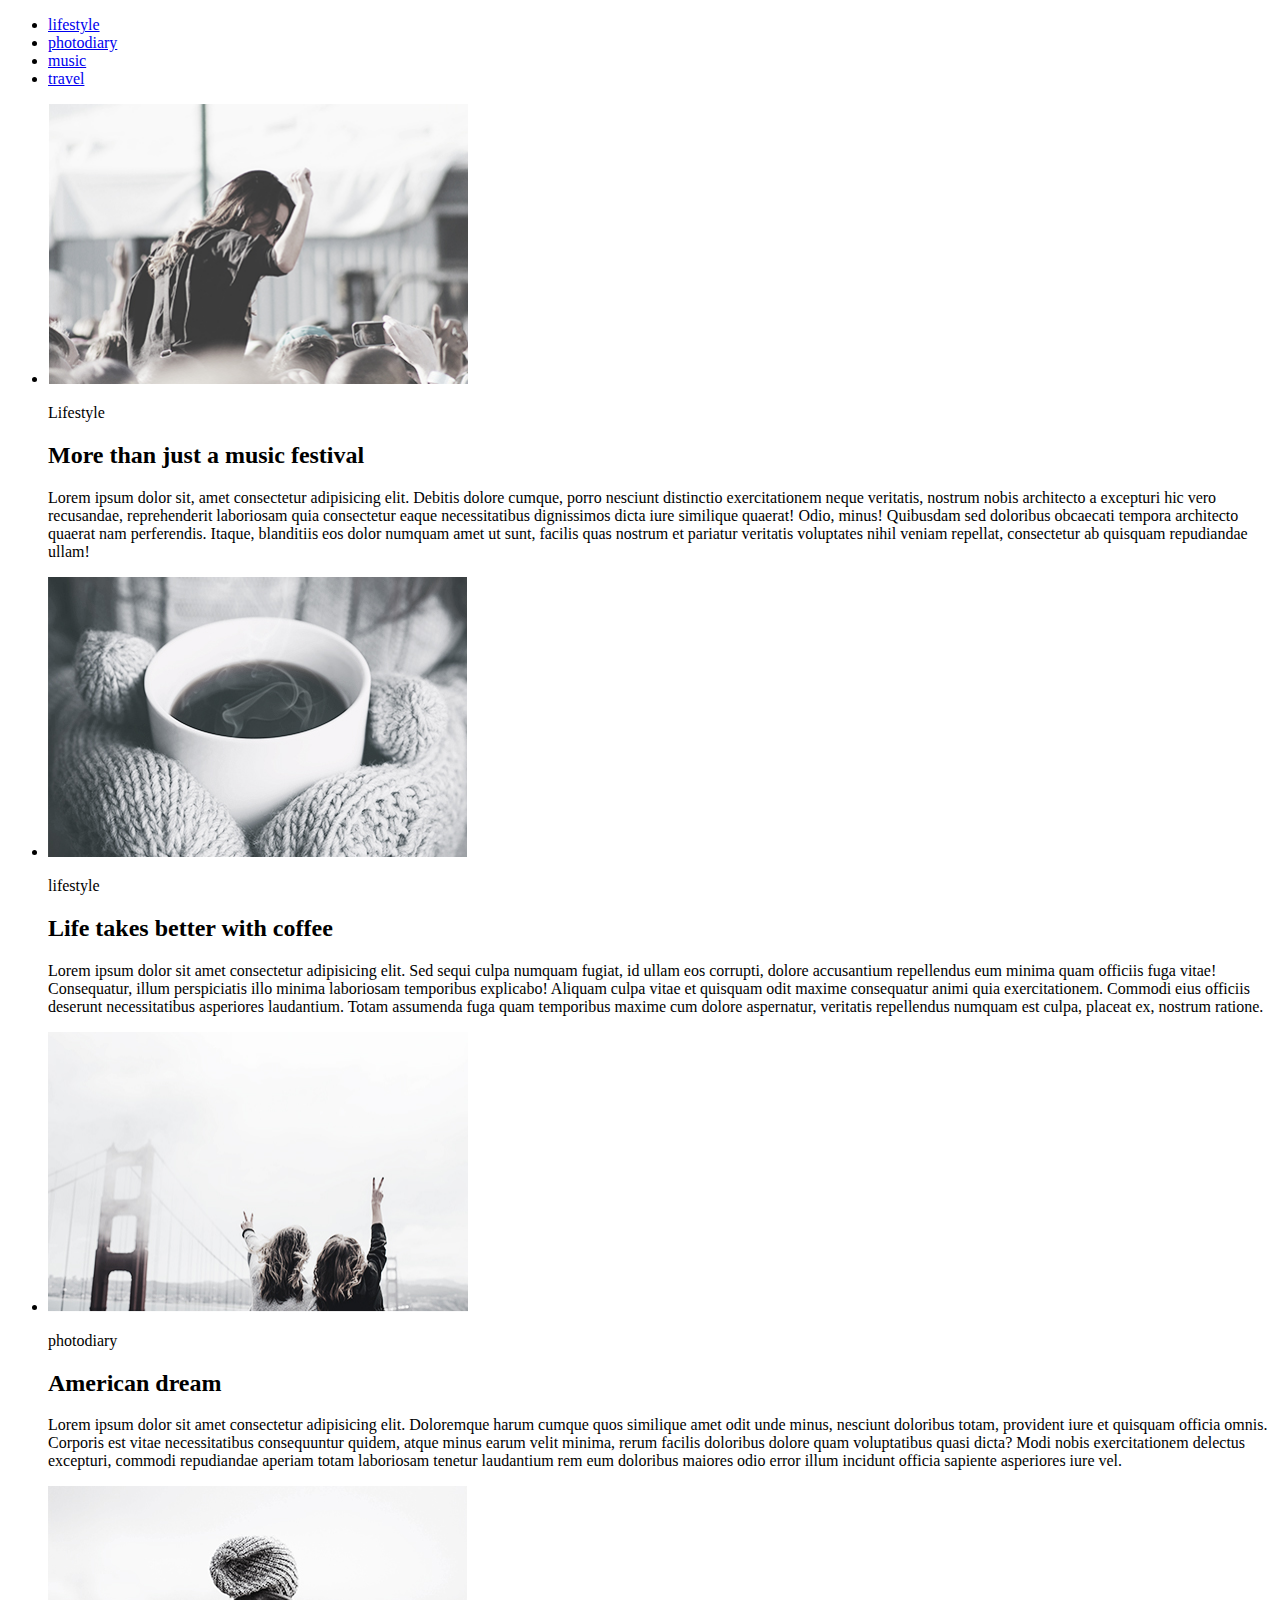
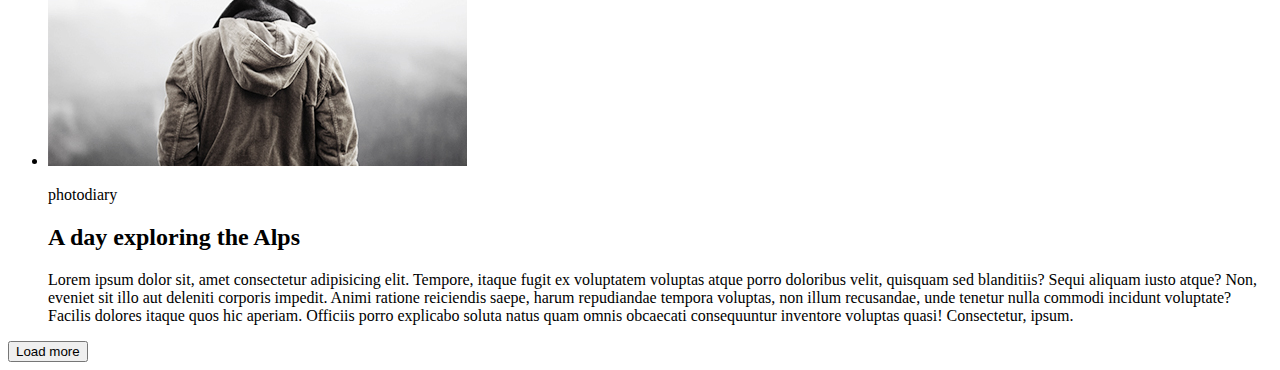
<file: Modul-01/index.html>
<!DOCTYPE html>
<html lang="en">
<head>
    <meta charset="UTF-8">
    <meta name="viewport" content="width=device-width, initial-scale=1.0">
    <title>Homework1</title>
    </head>
<body>
    <header class="main-header">
        <nav class="main-nav">
            <ul class="main menu-items">
                <li><a href="#lifestyle">lifestyle</a></li>
                <li><a href="#photodiary">photodiary</a></li>
                <li><a href="#music">music</a></li>
                <li><a href="#travel">travel</a></li>
            </ul>
        </nav>
    </header>
    <main class="main content">
        <section>
            <ul>
                <li>
                    <img src="images/row1left.jpg" width="420" height="280" alt="music festival fans">
                    <p>Lifestyle</p>
                    <h2>More than just a music festival</h2>
                    <p>Lorem ipsum dolor sit, amet consectetur adipisicing elit. Debitis dolore cumque, porro nesciunt distinctio exercitationem neque veritatis, nostrum nobis architecto a excepturi hic vero recusandae, reprehenderit laboriosam quia consectetur eaque necessitatibus dignissimos dicta iure similique quaerat! Odio, minus! Quibusdam sed doloribus obcaecati tempora architecto quaerat nam perferendis. Itaque, blanditiis eos dolor numquam amet ut sunt, facilis quas nostrum et pariatur veritatis voluptates nihil veniam repellat, consectetur ab quisquam repudiandae ullam!</p>
                </li>
                <li>
                    <img src="images/row1right.jpg" width="420" height="280" alt="a cup of coffee in the hands">
                    <p>lifestyle</p>
                    <h2>Life takes better with coffee</h2>
                    <p>Lorem ipsum dolor sit amet consectetur adipisicing elit. Sed sequi culpa numquam fugiat, id ullam eos corrupti, dolore accusantium repellendus eum minima quam officiis fuga vitae! Consequatur, illum perspiciatis illo minima laboriosam temporibus explicabo! Aliquam culpa vitae et quisquam odit maxime consequatur animi quia exercitationem. Commodi eius officiis deserunt necessitatibus asperiores laudantium. Totam assumenda fuga quam temporibus maxime cum dolore aspernatur, veritatis repellendus numquam est culpa, placeat ex, nostrum ratione.</p>
                </li>    
                <li>
                    <img src="images/row2left.jpg" width="420" height="280" alt="happy girls near the bridge">
                    <p>photodiary</p>
                    <h2>American dream</h2>
                    <p>Lorem ipsum dolor sit amet consectetur adipisicing elit. Doloremque harum cumque quos similique amet odit unde minus, nesciunt doloribus totam, provident iure et quisquam officia omnis. Corporis est vitae necessitatibus consequuntur quidem, atque minus earum velit minima, rerum facilis doloribus dolore quam voluptatibus quasi dicta? Modi nobis exercitationem delectus excepturi, commodi repudiandae aperiam totam laboriosam tenetur laudantium rem eum doloribus maiores odio error illum incidunt officia sapiente asperiores iure vel.</p>
                </li>
                <li>
                    <img src="images/row2right.jpg" width="420" height="280" alt="Man looks around the nature">
                    <p>photodiary</p>
                    <h2>A day exploring the Alps</h2>
                    <p>Lorem ipsum dolor sit, amet consectetur adipisicing elit. Tempore, itaque fugit ex voluptatem voluptas atque porro doloribus velit, quisquam sed blanditiis? Sequi aliquam iusto atque? Non, eveniet sit illo aut deleniti corporis impedit. Animi ratione reiciendis saepe, harum repudiandae tempora voluptas, non illum recusandae, unde tenetur nulla commodi incidunt voluptate? Facilis dolores itaque quos hic aperiam. Officiis porro explicabo soluta natus quam omnis obcaecati consequuntur inventore voluptas quasi! Consectetur, ipsum.</p>
                </li>
            </ul>
            <button>Load more</button>
        </section>
        
    </main>
</body>
</html>
</file>
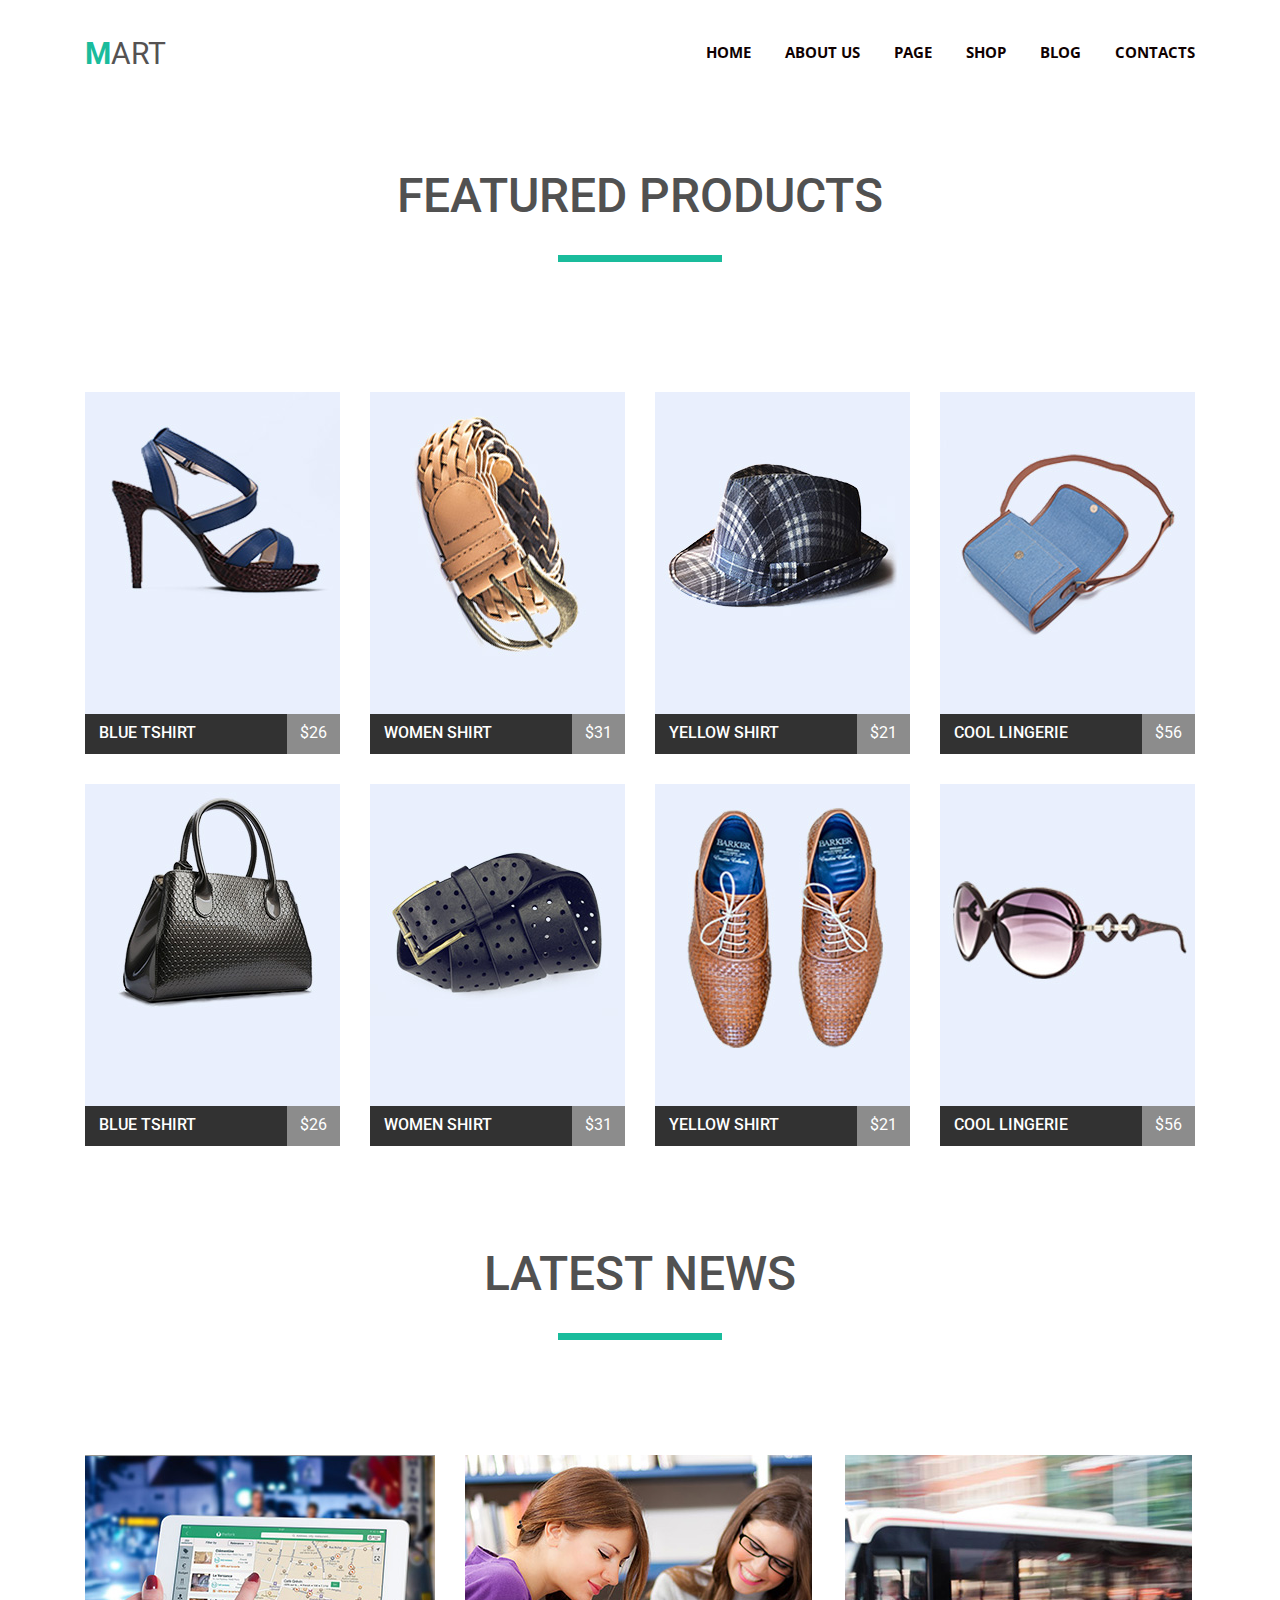
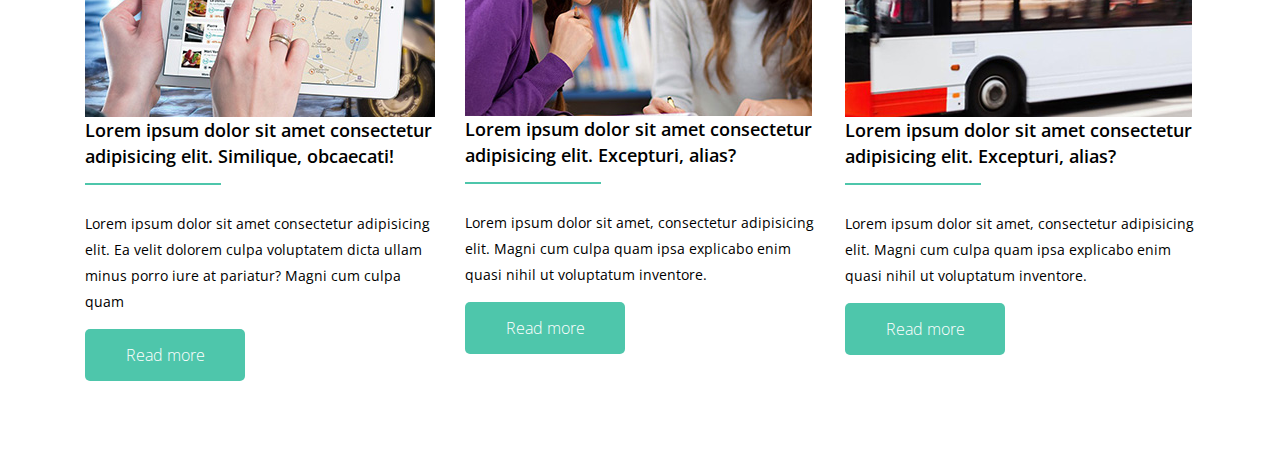
<file: modul-04/index.html>
<!DOCTYPE html>
<html lang="en">
<head>
    <meta charset="UTF-8">
    <meta name="viewport" content="width=device-width, initial-scale=1.0">
    <link rel="stylesheet" href="css/normalize.css">
    <link href="https://fonts.googleapis.com/css?family=Open+Sans:300,400,600,700|Roboto:400,500,700&display=swap" rel="stylesheet">
    <link rel="stylesheet" href="css/styles.css">
    <title>Homework-Modul-04</title>
</head>
<body>
    <header class="menu-section container">
        <nav class="page-nav">
            <a href="#" class="site-logo">Mart</a>
            <ul class="site-navigation clearfix">
                <li><a href="#">Home</a></li>
                <li><a href="#">About us</a></li>
                <li><a href="#">Page</a></li>
                <li><a href="#">Shop</a></li>
                <li><a href="#">Blog</a></li>
                <li><a href="#">Contacts</a></li>
            </ul>
        </nav>
    </header>
    <main class="container">
        <section class="products">
            <h2>Featured products</h2>
            <ul class="product-items clearfix">
                <li class="menu-item">
                    <img src="images/product1.jpg" alt="woman shoe" width="255" height="322">
                    <p class="item-price info">$26</p>
                    <p class="product-name info">Blue tshirt</p>
                </li>
                <li class="menu-item"><img src="images/product2.jpg" alt="leather belt" width="255" height="322">
                    <p class="item-price">$31</p>
                    <p class="product-name">Women shirt</p>
                </li>
                <li class="menu-item"><img src="images/product3_.jpg" alt="hat" width="255" height="322">
                    <p class="item-price">$21</p>
                    <p class="product-name">Yellow shirt</p>
                </li>
                <li class="menu-item"><img src="images/product4.jpg" alt="small blue bad" width="255" height="322">
                    <p class="item-price">$56</p>
                    <p class="product-name">Cool lingerie</p>                   
                </li>
                <li class="menu-item"><img src="images/product5.jpg" alt="black bag" width="255" height="322">
                    <p class="item-price">$26</p>
                    <p class="product-name">Blue tshirt</p>                    
                </li>
                <li class="menu-item"><img src="images/product6.jpg" alt="black belt" width="255" height="322">
                    <p class="item-price">$31</p>
                    <p class="product-name">Women shirt</p>                    
                </li>
                <li class="menu-item"><img src="images/product7.jpg" alt="man shoes" width="255" height="322">
                    <p class="item-price">$21</p>
                    <p class="product-name">Yellow shirt</p>                    
                </li>
                <li class="menu-item"><img src="images/product8.jpg" alt="sunglasses" width="255" height="322">
                    <p class="item-price">$56</p>
                    <p class="product-name">Cool lingerie</p>                    
                </li>
            </ul>
        </section>
        <section class="blogs">
            <h2>Latest news</h2>
            <ul class="blog-items  clearfix">
                <li class="news">
                    <img src="images/ipad-350-262.jpg" alt="ipad" width="350" height="262">
                    <p class="blog-item-announce">Lorem ipsum dolor sit amet consectetur adipisicing elit. Similique, obcaecati!</p>
                    <p class="text">Lorem ipsum dolor sit amet consectetur adipisicing elit. Ea velit dolorem culpa voluptatem dicta ullam minus porro iure at pariatur? Magni cum culpa quam </p>
                    <a class="button" href="#">Read more</a>
                </li>
                <li class="news">
                    <img src="images/girls-347-261.jpg" alt="girls" width="347" height="261">
                    <p class="blog-item-announce">Lorem ipsum dolor sit amet consectetur adipisicing elit. Excepturi, alias?</p>
                    <p class="text">Lorem ipsum dolor sit amet, consectetur adipisicing elit. Magni cum culpa quam ipsa explicabo enim quasi nihil ut voluptatum inventore.</p>
                    <a class="button" href="#">Read more</a>
                </li>
                <li class="news">
                    <img src="images/bus-347-262.jpg" alt="bus" width="347" height="262">
                    <p class="blog-item-announce">Lorem ipsum dolor sit amet consectetur adipisicing elit. Excepturi, alias?</p>
                    <p class="text">Lorem ipsum dolor sit amet, consectetur adipisicing elit. Magni cum culpa quam ipsa explicabo enim quasi nihil ut voluptatum inventore.</p>
                    <a class="button" href="#">Read more</a>
                </li>
            </ul>

        </section>

    </main>

    
    </body>
</html>
</file>
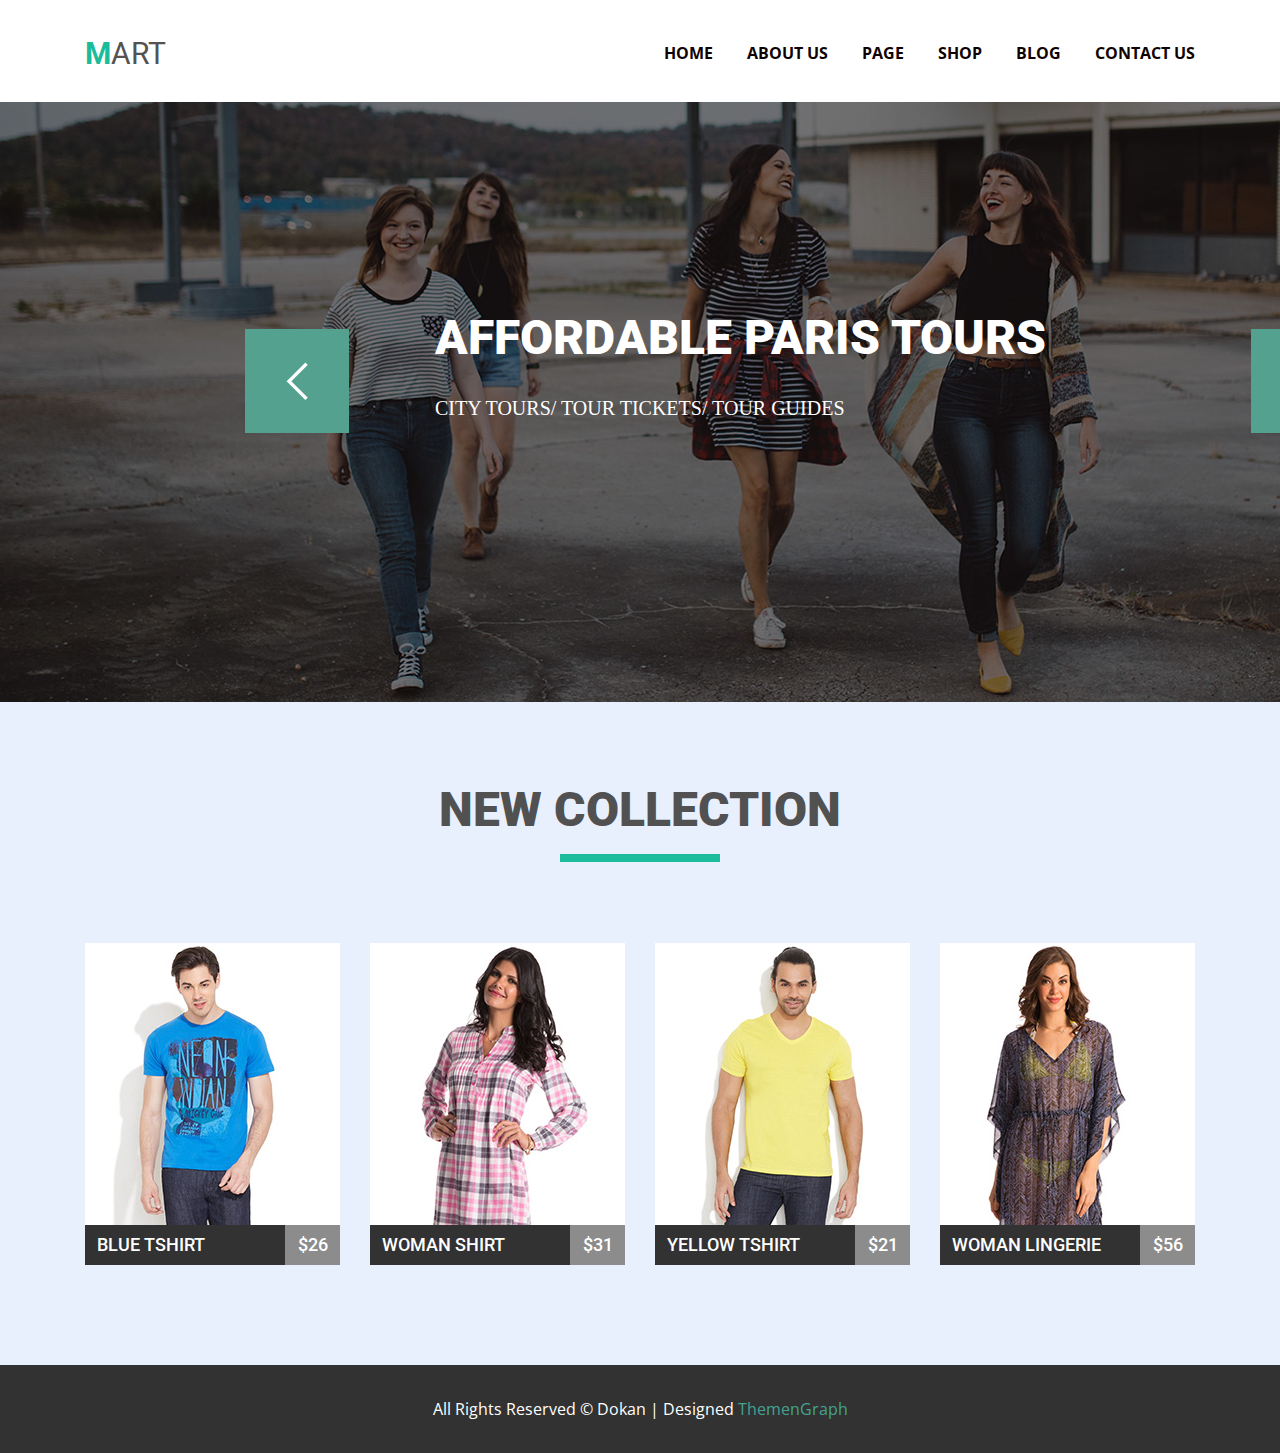
<file: modul-05/index.html>
<!DOCTYPE html>
<html lang="en">
<head>
    <meta charset="UTF-8">
    <meta name="viewport" content="width=device-width, initial-scale=1.0">
    <link href="https://fonts.googleapis.com/css?family=Open+Sans:300,400,600,700|Roboto:300,400,500,700,900&display=swap" rel="stylesheet">
    <link rel="stylesheet" href="css/styles.css">
    <title>Homework-Modul-05</title>
</head>
<body>
    <header class="menu-section wrapper">
        <nav class="page-nav">
            <a class="site-logo" href="#">Mart</a> 
            <ul class="site-navigation clearfix">
                <li><a href="#">Home</a></li>
                <li><a href="#">About us</a></li>
                <li><a href="#">Page</a></li>
                <li><a href="#">Shop</a></li>
                <li><a href="#">Blog</a></li>
                <li><a href="#">Contact us</a></li>
            </ul>
        </nav>        
    </header>
    <main>
        <section class="slider">       
            <button class="slider-ctrl back"></button>
            <button class="slider-ctrl forward"></button>
            <ul class="slides">
                <li class="slides-item">
                    <div class="first-img"></div>
                    <h2>Affordable Paris Tours</h2>
                    <p>City tours/ Tour tickets/ Tour guides</p>                    
                </li>
            </ul>          
        </section> 
        <section class="new-collection">
            <div class="wrapper"> 
                <h2>New Collection</h2>
                <ul class="collection-items clearfix">
                    <li class="collection-img">
                        <img src="images/img-1.jpg" alt="Blue Tshirt" width="255" height="322">
                        <div class="product-info">
                            <span class="product">Blue Tshirt</span><span class="price">26</span>
                        </div>
                        <div class="product-actions">
                            <div class="container clearfix"> 
                                <div class="container clearfix"> 
                                    <button class="product-actions-btn heart"></button>
                                    <button class="product-actions-btn arrows"></button>
                                    <button class="product-actions-btn clock"></button>
                                    <button class="product-actions-btn cart">Add to Cart</button>
                                </div>
                            </div>
                        </div>                                        
                    </li>
                    <li class="collection-img">
                        <img src="images/img-2.jpg" alt="Woman shirt" width="255" height="322">
                        <div class="product-info">
                            <span class="product">Woman shirt</span><span class="price">31</span>
                        </div>
                        <div class="product-actions">
                            <div class="container clearfix"> 
                                <div class="container clearfix"> 
                                    <button class="product-actions-btn heart"></button>
                                    <button class="product-actions-btn arrows"></button>
                                    <button class="product-actions-btn clock"></button>
                                    <button class="product-actions-btn cart">Add to Cart</button>
                                </div>
                            </div>
                        </div>                        
                    </li>
                    <li class="collection-img">
                        <img src="images/img-3.jpg" alt="Yellow tshirt" width="255" height="322">
                        <div class="product-info">
                            <span class="product">Yellow tshirt</span><span class="price">21</span>
                        </div> 
                        <div class="product-actions">
                            <div class="container clearfix"> 
                                <div class="container clearfix"> 
                                    <button class="product-actions-btn heart"></button>
                                    <button class="product-actions-btn arrows"></button>
                                    <button class="product-actions-btn clock"></button>
                                    <button class="product-actions-btn cart">Add to Cart</button>
                                </div>
                            </div>
                        </div>                   
                    </li>
                    <li class="collection-img">
                        <img src="images/img-4.jpg" alt="Woman lingerie" width="255" height="322">
                        <div class="product-info">
                            <span class="product">Woman lingerie</span><span class="price">56</span>
                        </div>
                        <div class="product-actions">
                            <div class="container clearfix"> 
                                <div class="container clearfix"> 
                                    <button class="product-actions-btn heart"></button>
                                    <button class="product-actions-btn arrows"></button>
                                    <button class="product-actions-btn clock"></button>
                                    <button class="product-actions-btn cart">Add to Cart</button>
                                </div>
                            </div>
                        </div>
                    </li>
                </ul>
            </div>
        </section>

    </main>
    <footer class="copyright wrapper">All Rights Reserved © Dokan | Designed <a href="#">ThemenGraph</a></footer>
    
</body>
</html>
</file>
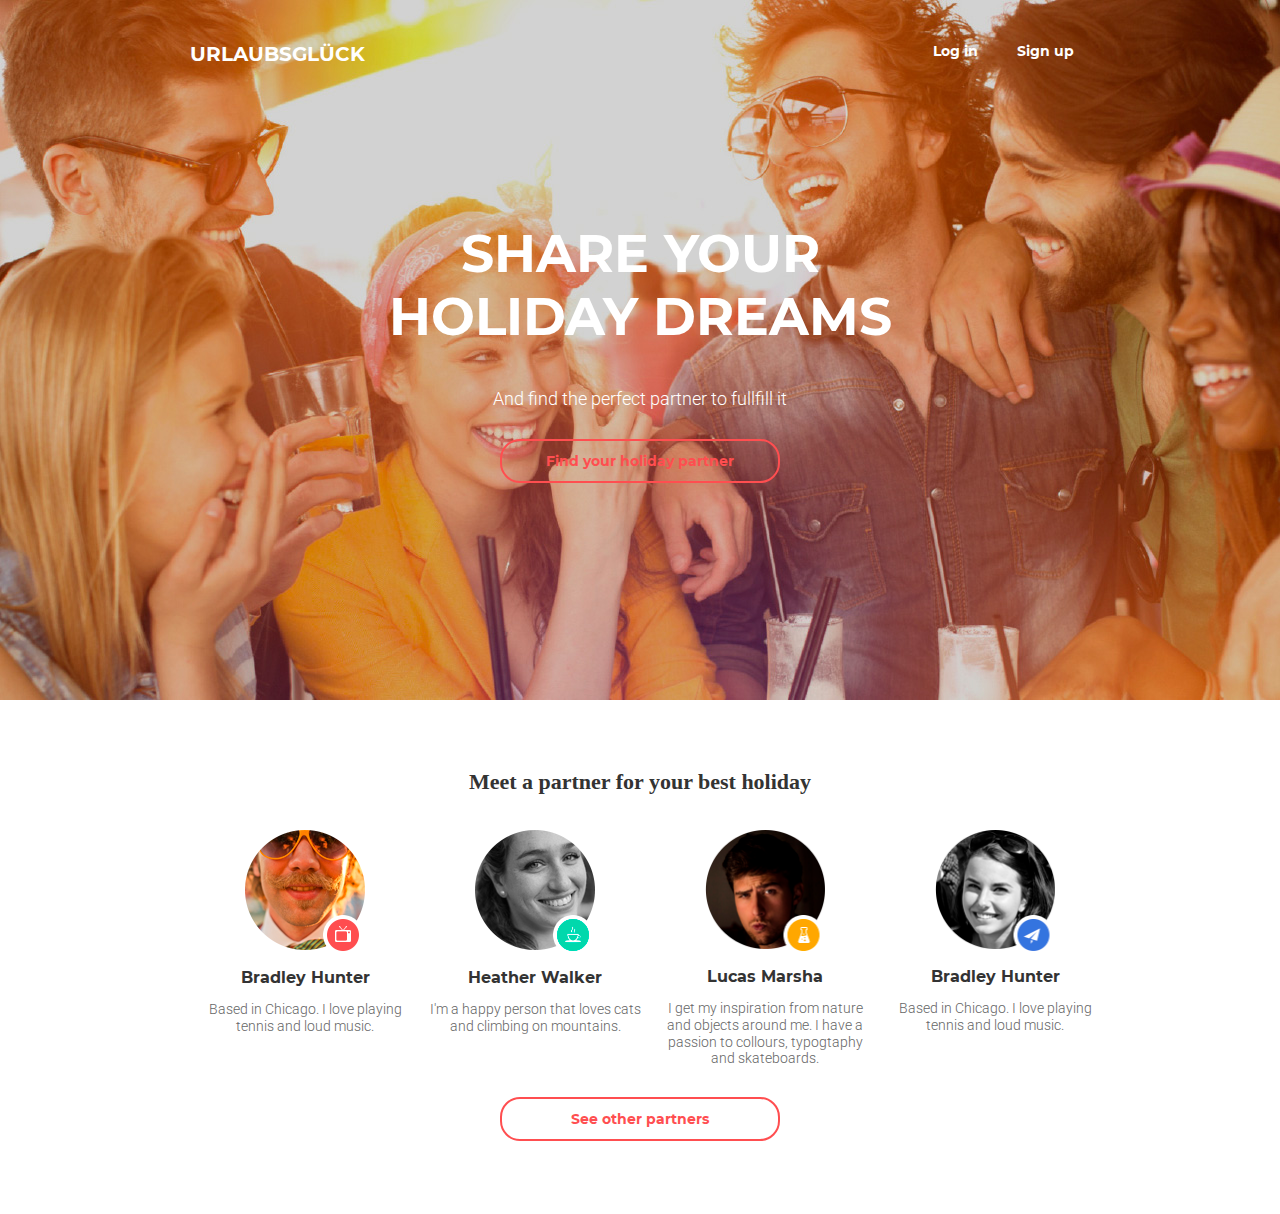
<file: modul-08/index.html>
<!DOCTYPE html>
<html lang="en">
<head>
    <meta charset="UTF-8">
    <meta name="viewport" content="width=device-width, initial-scale=1.0">
    <title>Homework-08</title>
    <link href="https://fonts.googleapis.com/css2?family=Roboto:wght@300;400&display=swap" rel="stylesheet">
    <link rel="stylesheet" href="css/styles.css">
    <link rel="stylesheet" href="css/media.css">
</head>
<body>
    <header class="banner">
        <div class="container header"> 
            <div class="navigation">      
                <ul class="nav-items">
                    <li class="enter"><a class="log" href="#">Log in</a></li>
                    <li class="enter"><a class="sign" href="#">Sign up</a></li>
                </ul>
                <a class="site-logo" href="#">URLAUBSGLÜCK</a>
            </div>
            <h2 class="holiday-dreams">Share your<br> holiday dreams</h2>
            <p class="find-partner">And find the perfect partner to fullfill it</p>
            <a class="find-partner-link">Find your holiday partner</a>  
            
        </div>
    </header>      
    <main>
        
        <section class="review-partners">
            <div class="container section">
                <h3 class="meet-partner">Meet a partner for your best holiday</h3>
                <ul class="partners-list">
                    <li class="profile-item photo1">
                        <img src="images/photos/photo1.png" alt="man with mustache in glasses" width="120" height="120">
                        <h4 class="partner-name">Bradley Hunter</h4>
                        <p class="profile-text">Based in Chicago. I love playing tennis and loud music.</p>
                    </li>
                    <li class="profile-item photo2">
                        <img src="images/photos/photo2.png" alt="young handsome man" width="120" height="120">
                        <h4 class="partner-name">Lucas Marsha</h4>
                        <p class="profile-text">I get my inspiration from nature and objects around me. I have a passion to collours, typogtaphy and skateboards.</p>
                    </li>
                    <li class="profile-item photo3">
                        <img src="images/photos/photo3.png" alt="smiling girl" width="120" height="120">
                        <h4 class="partner-name">Heather Walker</h4>
                        <p class="profile-text">I'm a happy person that loves cats and climbing on mountains.</p>
                    </li>
                    <li class="profile-item photo4">
                        <img src="images/photos/photo4.png" alt="pretty girl" width="120" height="120">
                        <h4 class="partner-name">Bradley Hunter</h4>
                        <p class="profile-text">Based in Chicago. I love playing tennis and loud music.</p>
                    </li>
                </ul>
                <a class="more-profiles-link">See other partners</a>

            </div>
            
        </section>
    </main>
    
</body>
</html>
</file>
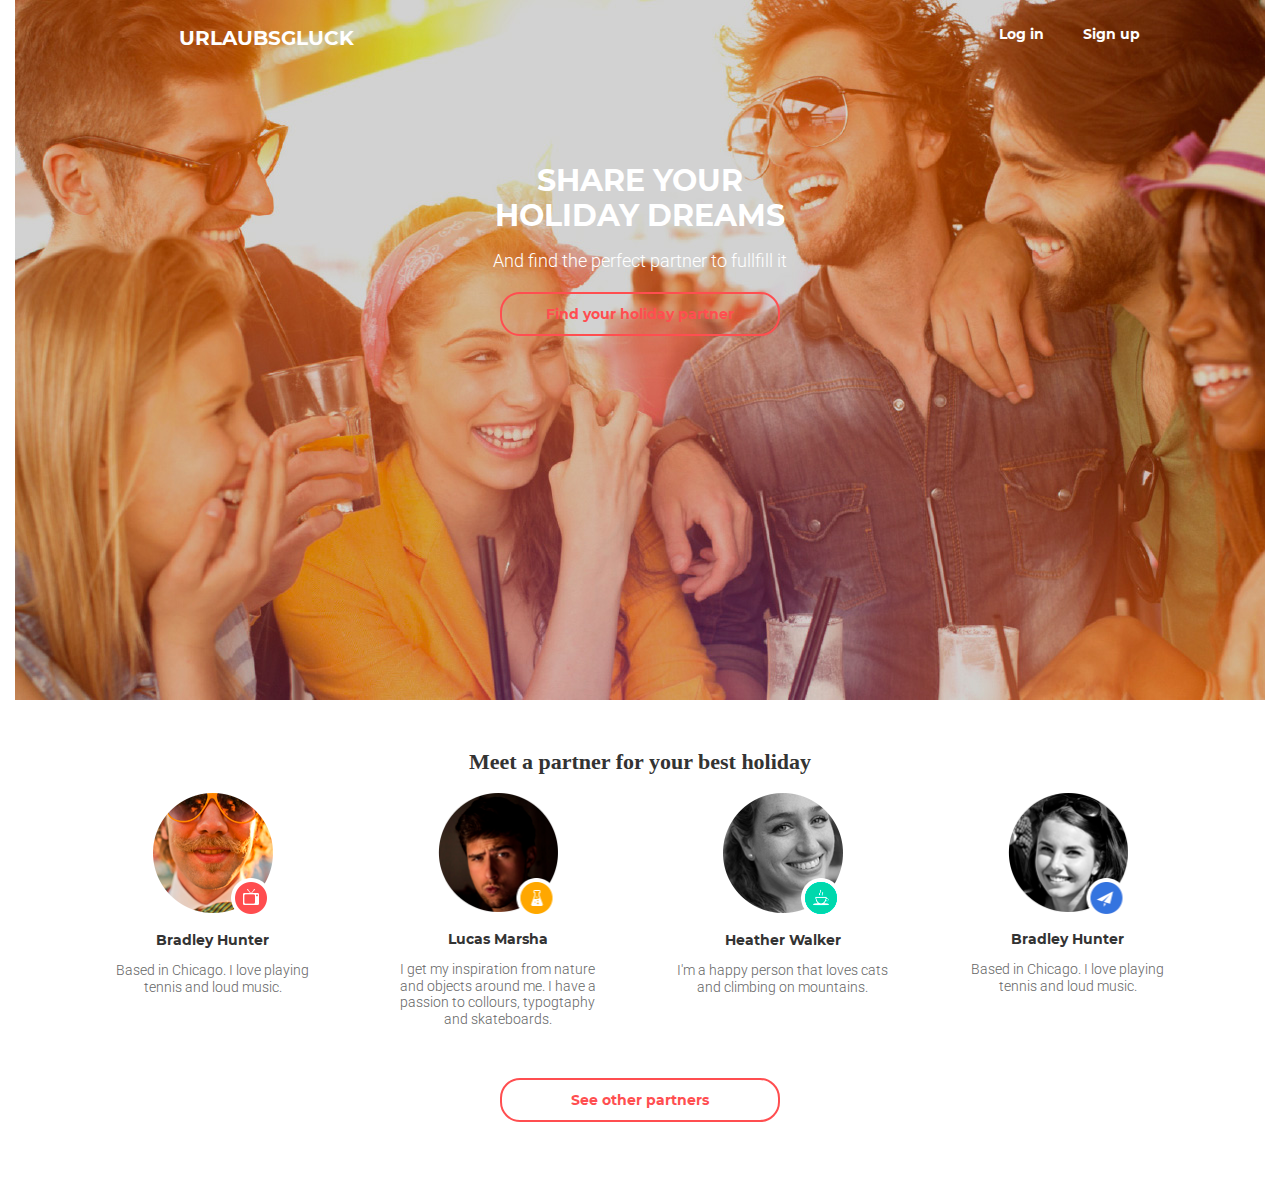
<file: modul-09/index.html>
<!DOCTYPE html>
<html lang="en">
<head>
    <meta charset="UTF-8">
    <meta name="viewport" content="width=device-width, initial-scale=1.0">
    <title>Homework -09</title>
    <link href="https://fonts.googleapis.com/css2?family=Roboto:wght@300;400&display=swap" rel="stylesheet">
    <link rel="stylesheet" href="https://maxcdn.bootstrapcdn.com/bootstrap/4.0.0-beta.2/css/bootstrap.min.css" integrity="sha384-PsH8R72JQ3SOdhVi3uxftmaW6Vc51MKb0q5P2rRUpPvrszuE4W1povHYgTpBfshb" crossorigin="anonymous">
    <link rel="stylesheet" href="css/bootstrap-grid.css">
    <link rel="stylesheet" href="css/normalize.css">
    <link rel="stylesheet" href="css/styles.css">
</head>

<body>    
    <div class="container-fluid">
        <div class="row">
            <div class="col-12">
                <header class="banner">
                    <div class="row logo-nav justify-content-center justify-content-md-between flex-md-row-reverse">
                        <div class="col-6 col-md-4">
                            <nav class="main-nav">
                                <a class="log" href="#">Log in</a>
                                <a class="sign" href="#">Sign up</a>
                            </nav>
                        </div>
                        <div class="col-12 col-md-3 offset-md-1">
                            <a href="#" class="site-logo">Urlaubsgluck</a>
                        </div>
                    </div>
                    <div class="row">
                        <div class="col-12 offset-md-2 col-md-8 justify-content-center">
                            <div class="title">
                                <h2 class="holiday-dreams">Share your<br>holiday dreams</h2>                        
                                <p class="find-partner">And find the perfect partner to fullfill it</p>  
                                <a href="#" class="find-partner-link">Find your holiday partner</a>                                
                            </div>
                        </div>                           
                    </div>
                </header>
            </div> 
            
        </div>
    </div>

    <main class="container">
        <div class="row">
            <div class="col-12">
                <section class="review-partners">
                    <div class="row">
                        <div class="col-12">
                            <h3 class="meet-partner">Meet a partner for your best holiday</h3>
                        </div>
                        <div class="col-12">
                            <div class="row">
                                <div class="col-12 col-md-6 col-lg-3">
                                    <div class="profile-item photo1">
                                        <img src="images/photos/photo1.png" alt="man with mustache in glasses" width="120" height="120">
                                        <h4 class="partner-name">Bradley Hunter</h4>
                                        <p class="profile-text">Based in Chicago. I love playing tennis and loud music.</p>
                                    </div>
                                </div>
                                <div class="col-12 col-md-6 col-lg-3">
                                    <div class="profile-item photo2">
                                        <img src="images/photos/photo2.png" alt="young handsome man" width="120" height="120">
                                        <h4 class="partner-name">Lucas Marsha</h4>
                                        <p class="profile-text">I get my inspiration from nature and objects around me. I have a passion to collours, typogtaphy and skateboards.</p>
                                    </div> 
                                </div>
                                <div class="col-12 col-md-6 col-lg-3">
                                    <div class="profile-item photo3">
                                        <img src="images/photos/photo3.png" alt="smiling girl" width="120" height="120">
                                        <h4 class="partner-name">Heather Walker</h4>
                                        <p class="profile-text">I'm a happy person that loves cats and climbing on mountains.</p>                        
                                    </div>
                                </div>
                                <div class="col-12 col-md-6 col-lg-3">
                                    <div class="profile-item photo4">
                                        <img src="images/photos/photo4.png" alt="pretty girl" width="120" height="120">
                                        <h4 class="partner-name">Bradley Hunter</h4>
                                        <p class="profile-text">Based in Chicago. I love playing tennis and loud music.</p>
                                    </div>
                                </div>
                            </div>
                        </div>
                        
                        <div class="col-12">
                            <a href="#" class="more-profiles-link">See other partners</a>
                        </div>
                    </div>                        
                </section>
            </div>
        </div>        
    </main>
        
</body>
</html>
</file>
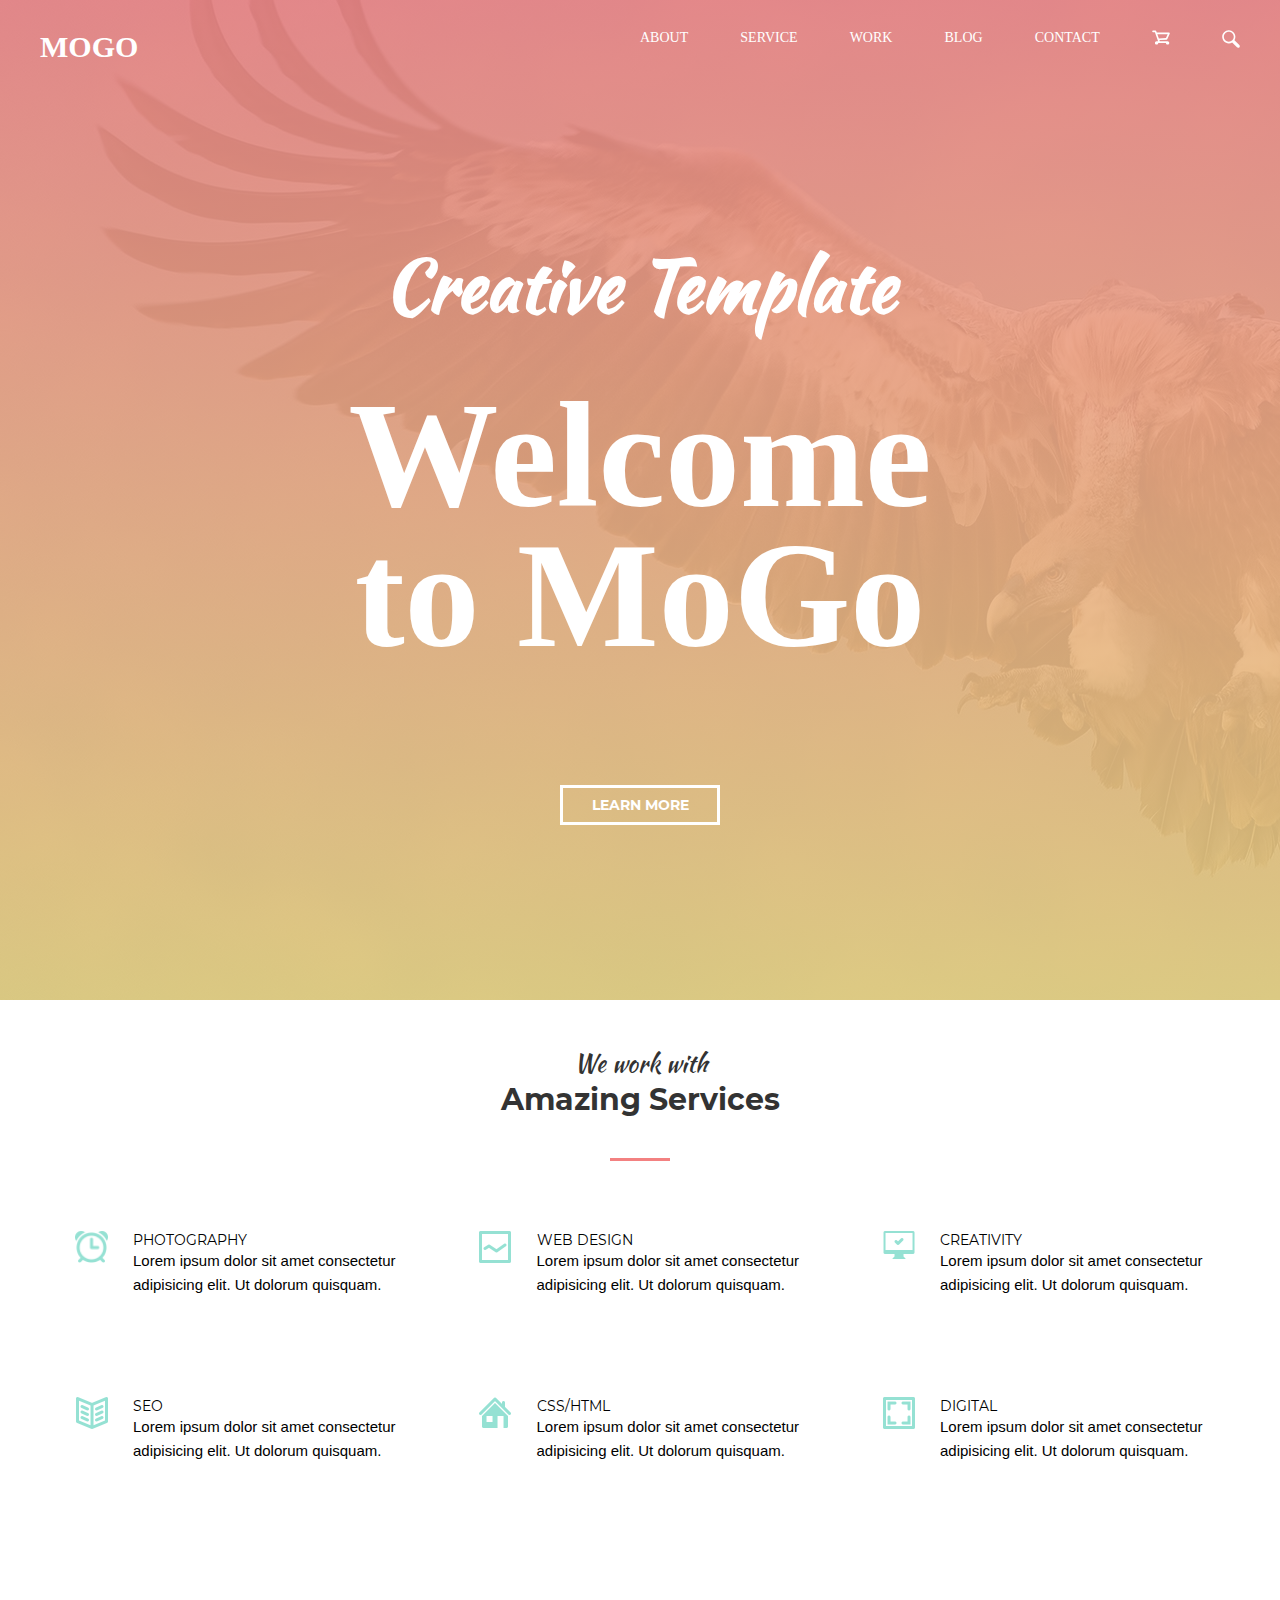
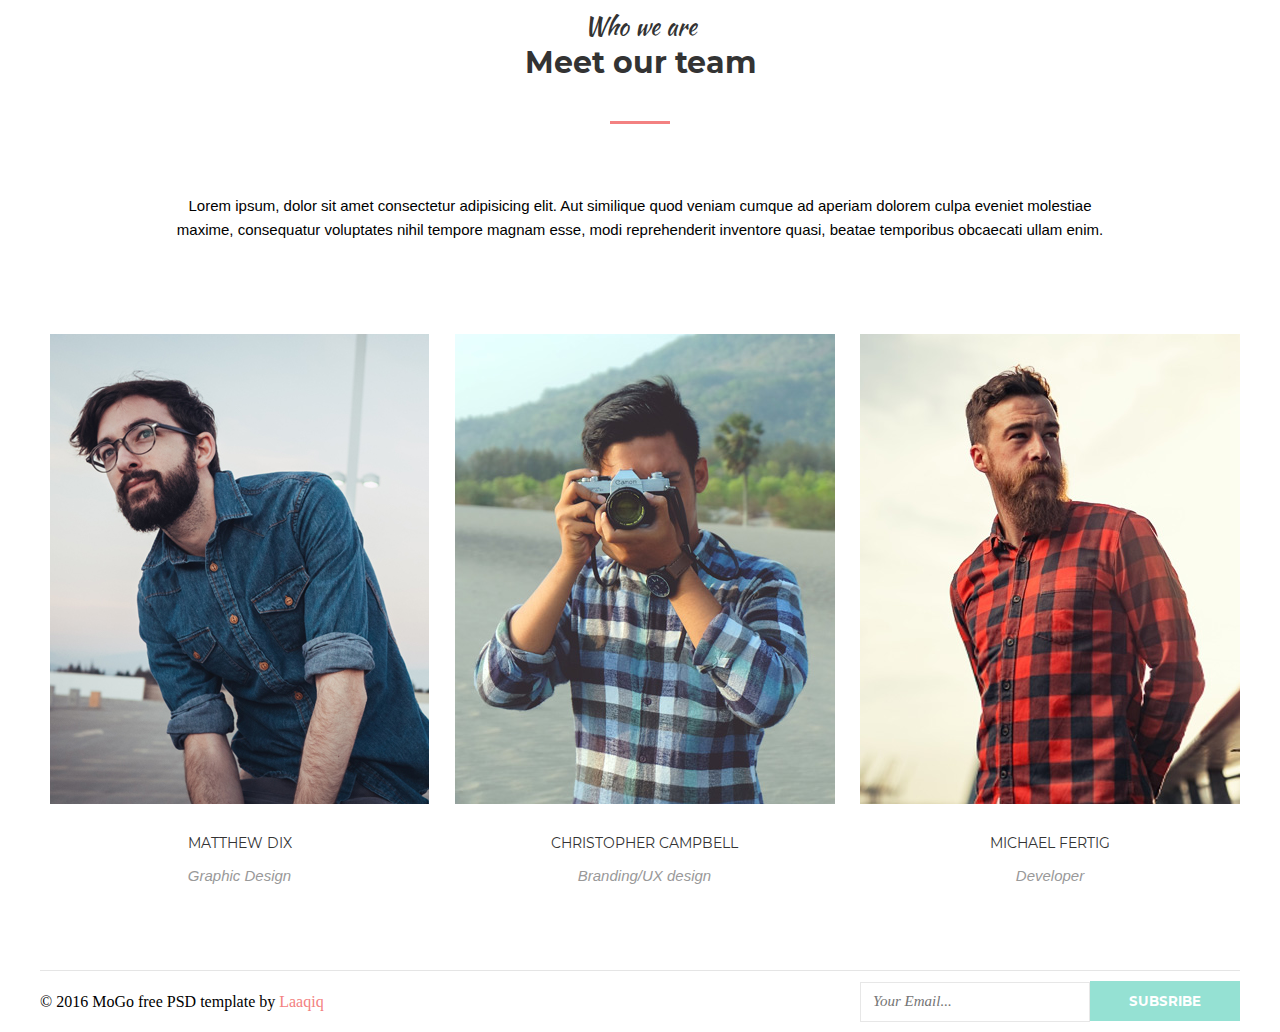
<file: modul-10/index.html>
<!DOCTYPE html>
<html lang="en">
<head>
    <meta charset="UTF-8">
    <meta name="viewport" content="width=device-width, initial-scale=1.0">
    <title>Homework-10</title>
    <link href="https://fonts.googleapis.com/css2?family=Kaushan+Script&display=swap" rel="stylesheet">
    <link rel="stylesheet" href="css/styles.css">
</head>
<body>
    <div class="banner">
        <div class="banner-background">

        
            <div class="container">
                <header class="page-header">
                    <nav class="page-nav">
                        <a href="#" class="link site-logo">MoGo</a>
                        <ul class="list site-navigation">
                            <li class="site-navigation__item">
                                <a href="#" class="link site-navigation__link">About</a></li>
                            <li class="site-navigation__item">
                                <a href="#" class="link site-navigation__link">Service</a></li>
                            <li class="site-navigation__item">
                                <a href="#" class="link site-navigation__link">Work</a></li>
                            <li class="site-navigation__item">
                                <a href="#" class="link site-navigation__link">BLog</a></li>
                            <li class="site-navigation__item">
                                <a href="#" class="link site-navigation__link">Contact</a></li>
                            <li class="site-navigation__item">
                                <a href="#" class="link site-navigation__button">
                                    <svg class="shopping-cart"
                                        xmlns="http://www.w3.org/2000/svg" width="18px" height="15px">
                                        <path d="M17.726,3.663 L17.727,3.663 L15.252,9.163 L15.252,9.163 C15.130,9.434 14.866,9.627 14.555,9.648 L14.555,9.648 L7.427,10.123 L7.839,11.299 L15.600,11.299 C16.511,11.299 17.250,12.038 17.250,12.950 C17.250,13.861 16.511,14.600 15.600,14.600 C14.689,14.600 13.950,13.861 13.950,12.950 L6.250,12.950 C6.250,13.861 5.511,14.600 4.600,14.600 C3.689,14.600 2.950,13.861 2.950,12.950 C2.950,12.038 3.689,11.299 4.600,11.299 L6.091,11.299 L2.915,2.225 L1.025,2.225 C0.569,2.225 0.200,1.855 0.200,1.400 C0.200,0.944 0.569,0.575 1.025,0.575 L3.500,0.575 C3.860,0.575 4.163,0.807 4.276,1.128 L4.279,1.127 L4.759,2.500 L16.975,2.500 C17.431,2.500 17.800,2.869 17.800,3.325 C17.800,3.445 17.773,3.559 17.726,3.663 ZM5.337,4.150 L6.862,8.507 L13.951,8.034 L15.699,4.150 L5.337,4.150 Z"/>
                                    </svg>
                                </a>
                            </li>
                            <li class="site-navigation__item">
                                <a href="#" class="link site-navigation__button">
                                    <svg class="magnifying-glass"
                                     xmlns="http://www.w3.org/2000/svg" width="18px" height="18px">
                                        <path d="M17.317,14.983 C17.615,15.281 17.800,15.694 17.800,16.150 C17.800,17.061 17.061,17.800 16.150,17.800 C15.694,17.800 15.282,17.615 14.983,17.316 L14.983,17.316 L10.147,12.481 C9.165,13.061 8.023,13.400 6.800,13.400 C3.155,13.400 0.200,10.445 0.200,6.800 C0.200,3.155 3.155,0.200 6.800,0.200 C10.445,0.200 13.400,3.155 13.400,6.800 C13.400,8.023 13.061,9.165 12.481,10.147 L17.317,14.983 L17.317,14.983 ZM6.800,1.849 C4.066,1.849 1.850,4.066 1.850,6.800 C1.850,9.534 4.066,11.750 6.800,11.750 C9.534,11.750 11.750,9.534 11.750,6.800 C11.750,4.066 9.534,1.849 6.800,1.849 Z"/>
                                    </svg>
                                </a>
                            </li>
                        </ul>
                    
                    </nav>
                    <h2><span>Creative Template</span>Welcome<br>to MoGo</h2>
                    <a class="button link" href="#">Learn More</a>
                </header>
            </div>
        </div>    
    </div>
    <main class="container">
        <section class="section services">
            <p class="section__title">We work with</p>
            <h3 class="section__headline">Amazing Services</h3>   
            <ul class="list section__list">
                <li class="services__item services__icon services__icon--photo">
                    <h4 class="services__item-title">Photography</h4>
                    <p class="services__item-text">Lorem ipsum dolor sit amet consectetur adipisicing elit. Ut dolorum quisquam.</p>
                </li>
                <li class="services__item services__icon services__icon--web">
                    <h4 class="services__item-title">Web Design</h4>
                    <p class="services__item-text">Lorem ipsum dolor sit amet consectetur adipisicing elit. Ut dolorum quisquam.</p>
                </li>
                    
                <li class="services__item services__icon services__icon--creativity">
                    <h4 class="services__item-title">Creativity</h4>
                    <p class="services__item-text">Lorem ipsum dolor sit amet consectetur adipisicing elit. Ut dolorum quisquam.</p>
                </li>
                <li class="services__item services__icon services__icon--seo">
                    <h4 class="services__item-title">SEO</h4>
                    <p class="services__item-text">Lorem ipsum dolor sit amet consectetur adipisicing elit. Ut dolorum quisquam.</p>
                </li>
                
                <li class="services__item services__icon services__icon--css">
                    <h4 class="services__item-title">CSS/HTML</h4>
                    <p class="services__item-text">Lorem ipsum dolor sit amet consectetur adipisicing elit. Ut dolorum quisquam.</p>
                </li>
                 
                <li class="services__item services__icon services__icon--digital">
                    <h4 class="services__item-title">Digital</h4>
                    <p class="services__item-text">Lorem ipsum dolor sit amet consectetur adipisicing elit. Ut dolorum quisquam.</p>
                </li>
            </ul>
        </section>
        <section class="section team">
            <p class="section__title">Who we are</p>
            <h3 class="section__headline">Meet our team</h3>
            <p class="section__text introduction">Lorem ipsum, dolor sit amet consectetur adipisicing elit. Aut similique quod veniam cumque ad aperiam dolorem culpa eveniet molestiae maxime, consequatur voluptates nihil tempore magnam esse, modi reprehenderit inventore quasi, beatae temporibus obcaecati ullam enim.</p> 
            <ul class="list section__list">
                <li class="team__item">
                    <img class="team__item-img" 
                    srcset="images/Matthew.jpg 379w, images/Matthew@2x.jpg 758w"
                    sizes="379px"
                    src="images/Matthew.jpg" alt="Graphic Designer" height="470">
                    <h4 class="team__item-name">Matthew Dix</h4>
                    <p class="team__item-occupation">Graphic Design</p>
                    <div class="background">
                        <ul class="socials">
                            <li class="social__item">
                                <a href="#" class="socials__link">
                                    <svg class"social__icon">
                                        <use href="images/socials/sprite.svg#icon-facebook"></use>
                                    </svg>
                                </a>
                            </li>
                            <li class="social__item">
                                <a href="#" class="socials__link">
                                    <svg class "social__icon">
                                        <use href="images/socials/sprite.svg#icon-twitter"></use>
                                    </svg>
                                </a>
                            </li>
                            <li class="social__item">
                                <a href="#" class="socials__link">
                                    <svg class"social__icon">
                                        <use href="images/socials/sprite.svg#icon-pinterest"></use>
                                    </svg>
                                </a>
                            </li>
                            <li class="social__item">
                                <a href="#" class="socials__link">
                                    <svg class"social__icon">
                                        <use href="images/socials/sprite.svg#icon-instagram"></use>
                                    </svg>
                                </a>
                            </li>
                        </ul>
                    </div>

                </li>
                <li class="team__item">
                    <img class="team__item-img" 
                    srcset="images/Cristopher.jpg 380w, images/Cristopher@2x.jpg 760w"
                    sizes="380px"
                    src="images/Cristopher.jpg" alt="Branding/UX designer" height="470">
                    <h4 class="team__item-name">Christopher Campbell</h4>
                    <p class="team__item-occupation">Branding/UX design</p>
                    <div class="background">
                        <ul class="socials">
                            <li class="social__item">
                                <a href="#" class="socials__link">
                                    <svg class"social__icon">
                                        <use href="images/socials/sprite.svg#icon-facebook"></use>
                                    </svg>
                                </a>
                            </li>
                            <li class="social__item">
                                <a href="#" class="socials__link">
                                    <svg class"social__icon">
                                        <use href="images/socials/sprite.svg#icon-twitter"></use>
                                    </svg>
                                </a>
                            </li>
                            <li class="social__item">
                                <a href="#" class="socials__link">
                                    <svg class"social__icon">
                                        <use href="images/socials/sprite.svg#icon-pinterest"></use>
                                    </svg>
                                </a>
                            </li>
                            <li class="social__item">
                                <a href="#" class="socials__link">
                                    <svg class"social__icon">
                                        <use href="images/socials/sprite.svg#icon-instagram"></use>
                                    </svg>
                                </a>
                            </li>
                        </ul>
                    </div>

                </li>

                <li class="team__item">
                    <img class="team__item-img" 
                    srcset="images/Michael.jpg 380w, images/Michael@2x.jpg 760w"
                    sizes="380px"
                    src="images/Michael.jpg" alt="Developer" height="470">
                    <h4 class="team__item-name">Michael Fertig</h4>
                    <p class="team__item-occupation">Developer</p>
                    <div class="background">
                        <ul class="socials">
                            <li class="social__item">
                                <a href="#" class="socials__link">
                                    <svg class"social__icon">
                                        <use href="images/socials/sprite.svg#icon-facebook"></use>
                                    </svg>
                                </a>
                            </li>
                            <li class="social__item">
                                <a href="#" class="socials__link">
                                    <svg class"social__icon">
                                        <use href="images/socials/sprite.svg#icon-twitter"></use>
                                    </svg>
                                </a>
                            </li>
                            <li class="social__item">
                                <a href="#" class="socials__link">
                                    <svg class"social__icon">
                                        <use href="images/socials/sprite.svg#icon-pinterest"></use>
                                    </svg>
                                </a>
                            </li>
                            <li class="social__item">
                                <a href="#" class="socials__link">
                                    <svg class"social__icon">
                                        <use href="images/socials/sprite.svg#icon-instagram"></use>
                                    </svg>
                                </a>
                            </li>
                        </ul>
                    </div>

                </li>
            </ul>

        </section>
    </main>    
    <footer class="container">
        <p>© 2016 MoGo free PSD template by <a class="entity" href="#">Laaqiq</a></p>
        <form class="sign-up" action="#">
            <input type="text" placeholder="Your Email..." name="user-name" required><button class="subscribtion">Subsribe</button>
        </form>    
    </footer>
</body>
</html>
</file>
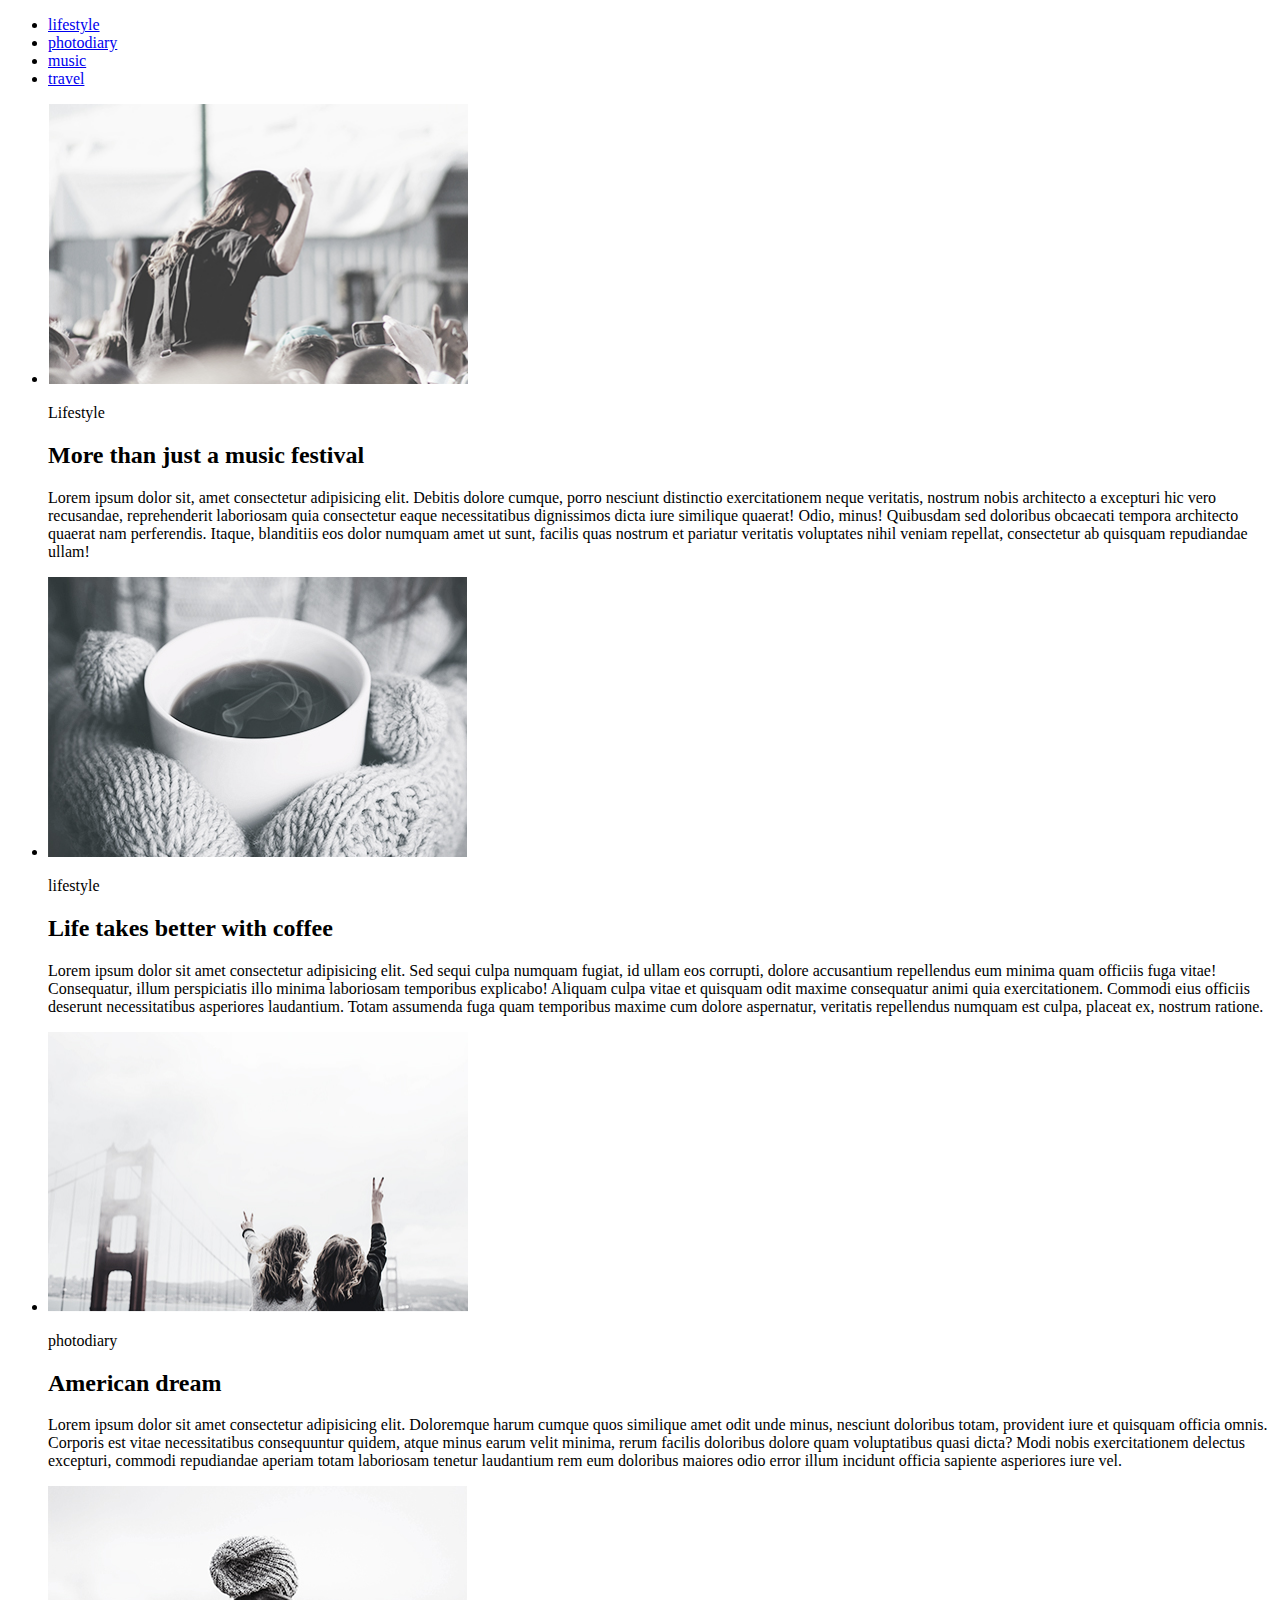
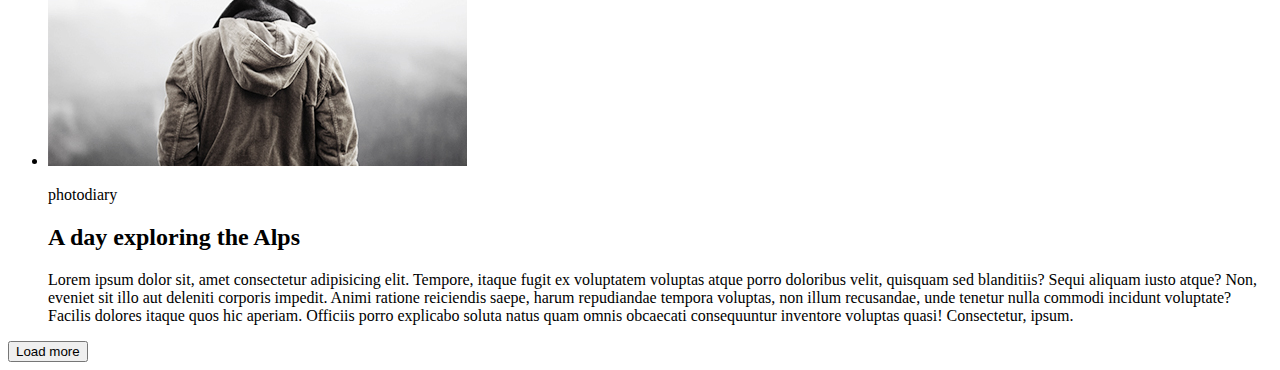
<file: Modul-01/index+.html>
<!DOCTYPE html>
<html lang="en">
<head>
    <meta charset="UTF-8">
    <meta name="viewport" content="width=device-width, initial-scale=1.0">
    <title>Homework1</title>
</head>
<body>
    <header class="main-header">
        <nav class="main-nav">
            <ul class="main menu-items">
                <li><a href="#lifestyle">lifestyle</a></li>
                <li><a href="#photodiary">photodiary</a></li>
                <li><a href="#music">music</a></li>
                <li><a href="#travel">travel</a></li>
            </ul>
        </nav>
    </header>
    <main class="main content">
        <section class="lifestyle" id="lifestyle">
            <ul>
                <li>
                    <img src="images/row1left.jpg" width="420" height="280" alt="music festival fans">
                    <p>Lifestyle</p>
                    <h2>More than just a music festival</h2>
                    <p>Lorem ipsum dolor sit, amet consectetur adipisicing elit. Debitis dolore cumque, porro nesciunt distinctio exercitationem neque veritatis, nostrum nobis architecto a excepturi hic vero recusandae, reprehenderit laboriosam quia consectetur eaque necessitatibus dignissimos dicta iure similique quaerat! Odio, minus! Quibusdam sed doloribus obcaecati tempora architecto quaerat nam perferendis. Itaque, blanditiis eos dolor numquam amet ut sunt, facilis quas nostrum et pariatur veritatis voluptates nihil veniam repellat, consectetur ab quisquam repudiandae ullam!</p>

                </li>
                <li>
                    <img src="images/row1right.jpg" width="420" height="280" alt="a cup of coffee in the hands">
                    <p>lifestyle</p>
                    <h2>Life takes better with coffee</h2>
                    <p>Lorem ipsum dolor sit amet consectetur adipisicing elit. Sed sequi culpa numquam fugiat, id ullam eos corrupti, dolore accusantium repellendus eum minima quam officiis fuga vitae! Consequatur, illum perspiciatis illo minima laboriosam temporibus explicabo! Aliquam culpa vitae et quisquam odit maxime consequatur animi quia exercitationem. Commodi eius officiis deserunt necessitatibus asperiores laudantium. Totam assumenda fuga quam temporibus maxime cum dolore aspernatur, veritatis repellendus numquam est culpa, placeat ex, nostrum ratione.</p>
                </li>
            </ul>
        </section>    
        <section class="photodiary" id="photodiary"> 
            <ul>      
                <li>
                    <img src="images/row2left.jpg" width="420" height="280" alt="happy girls near the bridge">
                    <p>photodiary</p>
                    <h2>American dream</h2>
                    <p>Lorem ipsum dolor sit amet consectetur adipisicing elit. Doloremque harum cumque quos similique amet odit unde minus, nesciunt doloribus totam, provident iure et quisquam officia omnis. Corporis est vitae necessitatibus consequuntur quidem, atque minus earum velit minima, rerum facilis doloribus dolore quam voluptatibus quasi dicta? Modi nobis exercitationem delectus excepturi, commodi repudiandae aperiam totam laboriosam tenetur laudantium rem eum doloribus maiores odio error illum incidunt officia sapiente asperiores iure vel.</p>
                </li>
                <li>
                    <img src="images/row2right.jpg" width="420" height="280" alt="Man looks around the nature">
                    <p>photodiary</p>
                    <h2>A day exploring the Alps</h2>
                    <p>Lorem ipsum dolor sit, amet consectetur adipisicing elit. Tempore, itaque fugit ex voluptatem voluptas atque porro doloribus velit, quisquam sed blanditiis? Sequi aliquam iusto atque? Non, eveniet sit illo aut deleniti corporis impedit. Animi ratione reiciendis saepe, harum repudiandae tempora voluptas, non illum recusandae, unde tenetur nulla commodi incidunt voluptate? Facilis dolores itaque quos hic aperiam. Officiis porro explicabo soluta natus quam omnis obcaecati consequuntur inventore voluptas quasi! Consectetur, ipsum.</p>
                </li>
            </ul>
        </section>
            <button>Load more</button>
    </main>
</body>
</html>
</file>
<file: modul-04/css/styles.css>
.container{
    width: 1110px;
    margin: 0 auto;
    }
.menu-section{
    padding-top: 38px;
    padding-bottom: 98px;
   }
/* .page-nav{
   padding-top: 4px;
} */
.site-logo{
    display: inline-block;
    font-family: 'Roboto', serif;
    font-size: 30px;
    font-weight: 400;
    color: #555252;
    line-height: 32px;    
    text-transform: uppercase;
    text-decoration: none;
}
.site-logo::first-letter{
    color: #1abc9c;
    font-family: 'Roboto', sans-serif;
    font-weight: 700;
}
.site-logo{
    /* display: inline-block; */
    /* max-width: 100%; */
    height: auto;
}
.site-navigation{
    margin: 0;
    padding-left: 0;
    padding-top: 6px;
    font-size: 15px;
    list-style: none;
    float:right;
    font-family: 'Open Sans', sans-serif;
    font-weight: 700;
   }
   
.site-navigation a{
    display: block;
    text-decoration: none;
    text-transform: uppercase;
    color: #0f0101;
}
.site-navigation a:hover,
.site-navigation a:focus{
    color: #1abc9c;
}
.site-navigation li{
    float: left;
    }
.site-navigation li:not(:last-child){
    margin-right: 34px;
}
.products{
    margin: 0;
    padding: 0;
    margin-bottom: 100px;
}
.clearfix::after{
    display: table;
    content: '';
    clear: both;
}
h2{
    margin: 0;
    margin-bottom: 130px;
    font-family: 'Roboto', sans-serif;
    font-weight: 500;
    font-size: 48px;
    /* line-height: 35px; */
    color: #515151;
    text-align: center;
    text-transform: uppercase;
    }
h2::after{
    display: block;
    width: 164px;
    height: 7px;
    background-color: #1abc9c;
    content: '';
    margin: 0 auto;
    margin-top: 32px;
    }
.product-items{
    margin: 0;
    padding: 0;
}
.product-items li{
    list-style: none;
    float: left;
    width: 255px;
    }
.product-items li:not(:nth-child(4n)){
    margin-right: 30px;
}
.product-items li:nth-child(-n+4){
    margin-bottom: 30px;
}
img{
    display: block;
    max-width: 100%;
    height: auto;
}

.product-name{
    margin: 0;
    box-sizing: border-box;
    /* display: block; */
    float: left;
    width: 202px;
    height: 40px;
    padding: 10px 70px 10px 14px;
    text-transform: uppercase;
    font-size: 16px;
    color: #ffffff;
    background-color: #323232;
    font-family: 'Roboto', sans-serif;
    font-weight: 500;
    
}
.item-price{
    box-sizing: border-box;
    margin: 0;
    padding-top: 10px;
    float: right;
    font-size: 16px;
    color: #ffffff;
    background-color: #8c8c8c;
    width: 53px;
    height: 40px;
    text-align: center;
    font-family: 'Roboto', sans-serif;
}
.menu-item:hover .product-name{
    background-color: #1abc9c;
}
.menu-item:hover .item-price{
    background-color: #7fd9c7;
}

/* SECTION TWO */
.blogs{
    margin: 0;
    padding: 0;
    margin-bottom: 80px;
}
.blogs h2{
    margin-bottom: 115px;
}
.blog-items{
    margin-top: 0;
    padding: 0;
    }
.blog-items li{
    width: 350px;
    list-style: none;
    float: left;
  }
/* .blog-items li:not(:last-child){
    margin-right: 30px;
} */
.news{
    margin: 0;
}
.news:not(:last-child){
    margin-right: 30px;
}
.blog-item-announce{
    margin: 0;
    display: block;
    font-size: 18px;
    line-height: 26px;
    font-family: 'Open Sans', sans-serif;
    font-weight: 600;
    }
.blog-item-announce::after{
    display: block;
    content: '';
    width: 136px;
    height: 2px;
    background-color: #4ec6ab;
    margin-top: 14px;
    }
.text{
    margin-top: 26px;
    margin-bottom: 14px;
    font-size: 14px;
    line-height: 26px;
    font-family: 'Open Sans', sans-serif;
    font-weight: 400;
}
.button{
    display: block;
    width: 160px;
    height: 52px;
    background-color: #4ec6ab;
    border-radius: 5px;
    font-size: 16px;
    line-height: 52px;
    border-radius: 5px;
    font-family: 'Open Sans', sans-serif;
    font-weight: 300;
    text-decoration: none;
    text-align: center;
    color: #ffffff;
   }
.button:hover{
    cursor: pointer;
}
</file>
<file: modul-05/css/styles.css>
*{
    margin: 0;
    padding: 0;
    box-sizing: border-box;
}
/* body{
    width: 1600px;
} */
.wrapper{
    width: 1110px;
    height: auto;
    margin: 0 auto;
}
.menu-section{
    padding-top: 38px;
    padding-bottom: 32px;
}
.site-logo{
    display: inline-block;
    font-size: 30px;
    line-height: 32px;
    font-weight: 400;
    color: #555252;
    text-transform: uppercase;
    font-family: 'Roboto', sans-serif;
    text-decoration: none;
}
.site-logo::first-letter{
    font-weight: 700;
    color: #1abc9c;
}
.site-navigation {
    list-style: none;
    float: right;
    padding-top: 4px;
}

.site-navigation a{
    display: block;    
    text-transform: uppercase;
    text-decoration: none;
    color: #0f0101;
    font-size: 16px;
    font-family: 'Open Sans', sans-serif;
    font-weight: 700; 
}
.site-navigation li{
    float:left;
}
.site-navigation li:not(:last-child){
    margin-right: 34px;
}
.site-navigation a:hover,
.site-navigation a:focus{
    color: #1abc9c;
}
.clearfix::after{
    display: table;
    content: '';
    clear: both;
}

/* SLIDER */
.slider{
    position: relative;
    width: 1600px;
    height: 600px; 
    padding: 0;
    margin: 0;
}
  
.slider-ctrl{
    position: absolute;
    width: 104px;
    height: 104px;
    background-color: #55a190;
    border: none;
    top: 227px;
    background-repeat: no-repeat;
    background-position: center;
    z-index: 1;
}
.back{
    left: 245px;
    background-image: url(../images/back.png);
}
.forward{
    right: 245px;
    background-image: url(../images/forward.png);
}
.slider-ctrl:hover{
    cursor: pointer;
} 
.slides{
    position: relative;
    list-style: none;
    margin: 0;
    padding: 0;
}  
.first-img{
    background-image: url(../images/slide.png);
    width: 1600px;
    height: 600px;
   
}
  
.slides-item h2, .slides-item p{
    position: absolute;
    text-transform: uppercase;
    color: #ffffff;
    left: 435px;
}
p{
    top: 295px;
    font-size: 20px;
    font-weight: 300;
}
h2{
    top: 220px;
    font-size: 48;
    font-weight: 900;
    letter-spacing: 1.2;
    line-height: 32px;
}

/* SECTION 2 */
.new-collection{
    padding-top: 92px;
    padding-bottom: 100px;
    background-color: #e9f0fd;
}
h2{
    text-transform: uppercase;
    font-family: 'Roboto', sans-serif;
    font-size: 48px;
    font-weight: 900;
    color: #515151;
    text-align: center;
}
.new-collection h2{
    margin: 0;
    margin-bottom: 81px;
}
.new-collection h2::after{
    display: block;
    content: '';
    margin: 0 auto;
    margin-top: 28px;
    width: 160px;
    height: 8px;
    background-color: #1abc9c;

}
img{
    display: block;
    max-width: 100%;
    height: auto;
   
}

.collection-items li{
    list-style: none;
    float: left;
    width: 255px;
}
.collection-items li:not(:last-child){
    margin-right: 30px;
}
.collection-img{
    position: relative;
}
.product-info{
    position: absolute;
    bottom: 0;
    display: block;    
    width: 255px;
    height: 40px;    
    line-height: 40px;
    text-transform: uppercase;
    font-size: 18px;
    font-weight: 500;
    font-family: 'Roboto', sans-serif;
    color: #ffffff;
}
.collection-img:hover .product{
    background-color: #1abc9c;
}
.collection-img:hover .price{
    background-color: #7fd9c7;
}
.collection-img:hover .product-actions{
    display: block;
}
.price::before{
    content: '\0024';
}
.product{
    display: block;
    box-sizing: border-box;
    position: absolute;
    left: 0;
    padding-left: 12px;
    width: 200px;
    background-color: #323232;     
}
.price{
    box-sizing: border-box;
    position: absolute;
    right: 0px;
    text-align: right;
    padding-right: 12px;
    width: 55px;       
    background-color: #8c8c8c; 
}
.product-actions{
    display: none;
    position: absolute;
    top: 0;
    width: 100%;
    height: 285px;
    background: rgba(0,0,0, 0.5);
    border: 10px solid rgba(255,255,255, 0.7); 
}
.container{
    width: 166px;
    height: 108px;
    position: absolute;
    top: 50%;
    left: 50%;
    transform: translate(-50%,-50%);

}
.product-actions-btn{
    display: block;
    float: left;
    width: 50px;
    height: 50px;
    border: 1px solid #bbbbbb;
    background: transparent;    
    background-repeat: no-repeat;
    background-position: center;
}
.clearfix::after{
    content: '';
    display: table;
    clear: both;
}

.heart{
    background-image: url(../images/heart.png);
    margin-right: 8px;
    margin-bottom: 8px;
}
.arrows{
    background-image: url(../images/arrows.png);
    margin-right: 8px;
    margin-bottom: 8px;
    border: none;
    widows: 52px;
    height: 52px;
}
.clock{
    background-image: url(../images/clock.png);
    margin-bottom: 8px;
}
.cart{
    background-image: url(../images/cart.png);
    width: 166px;
    background-repeat: no-repeat;
    background-position-x: 10px;
    background-position-y: 11px;
    text-transform: uppercase;
    padding-left: 60px;
    padding-right: 17px;
    color: #ffffff;
    background-color: #323232;
    font-family: 'Open Sans', sans-serif;
    font-size: 14px;
    line-height: 32px;
    letter-spacing: -1.2px;
}
.heart:hover, .arrows:hover, .clock:hover, .cart:hover{
    background-color: #1abc9c;
}
.copyright{
    width: 100%;
    height: 88px;
    background-color: #323232;
    color: #ffffff;
    text-align: center;
    font-family: 'Open Sans', sans-serif;
    font-size: 16px;
    line-height: 88px;
    font-weight: 400;
}
.copyright a{
    text-decoration: none;
    color: #42a391;
}
</file>
<file: modul-08/css/styles.css>
*{
    margin: 0;
    padding: 0;
    box-sizing: border-box;
}

@font-face {
    font-family: 'Montserrat';
    font-style: normal;
    font-weight: 400;   
    src: url('../fonts/montserrat-v14-latin-regular.woff2') format('woff2');
    src: url('../fonts/montserrat-v14-latin-regular.woff') format('woff');
         
}
  
  @font-face {
    font-family: 'Montserrat';
    font-style: normal;
    font-weight: 700;
    src: url('../fonts/montserrat-v14-latin-700.woff2') format('woff2');
    src: url('../fonts/montserrat-v14-latin-700.woff') format('woff');
         
  }

.banner{
    background-image: url(../images/Vector\ Smart\ Object-mobile.jpg);
    background-repeat: no-repeat;
    background-position: center;
      
}
.container{
    min-width: 300px;
    max-width: 940px;
    margin: auto;
    padding-left: 10px;
    padding-right: 10px;
}
.header{
    padding-top: 20px;
    padding-bottom: 20px;
    min-height: 540px;
    color: #ffffff;
    /* margin: 0 auto; */
    text-align: center;
}
.nav-items{
    display: flex;
    justify-content: center;
    margin-bottom: 118px;   
}
.enter{
    list-style: none;
    width: 90px;
    height: 36px;
    text-align: center;   
    
}
.log, .sign, .site-logo{
    display: block;
    text-decoration: none;
    color: #ffffff;
}
.site-logo{
    font-family: 'Montserrat';
    font-size: 20px;
    font-weight: 700; 
    letter-spacing: 50;
    line-height: 36px;   
}
.log, .sign{
    
    font-family: 'Montserrat';
    font-size: 14px;
    font-weight: 700;
    padding-top: 6px;
    padding-bottom: 6px;
}
.log:focus,
.sign:focus,
.log:hover,
.sign:hover{
    border: 2px solid #ffffff;
    border-radius: 20px;
}
.navigation{
    margin-bottom: 38px;

}
.holiday-dreams{
    font-family: 'Montserrat';
    font-size: 30px;
    font-weight: 700;   
    text-transform: uppercase;
    margin: 0;
    padding: 0;
    margin-bottom: 18px;
    
}
.find-partner{
    font-family: 'Roboto';
    font-size: 18px;
    font-weight: 300;
    margin-bottom: 20px;
}
.find-partner-link,
.more-profiles-link{
    display: block;
    margin: 0 auto;
    font-family: 'Montserrat';
    font-size: 14px;
    font-weight: 700;
    color: rgb(255, 78, 80);
    width: 280px;
    line-height: 40px;
    border-radius: 20px;
    border: 2px solid rgb(255, 78, 80);
}
.find-partner-link:hover,
.find-partner-link:focus,
.more-profiles-link:hover,
.more-profiles-link:focus{
    color: #ffffff;
    background-color: rgb(255, 78, 80);
    cursor: pointer;
}

/* *****SECTION****** */
.container{
    min-width: 300px;
    max-width: 940px;
    margin: auto;
    padding-left: 10px;
    padding-right: 10px;
}
.section{
    padding-top: 20px;
    padding-bottom: 20px;
    height: auto;
    text-align: center;
}
.meet-partner{
    font-family: 'Montserrat';
    padding-top: 48px;    
    font-family: serif;
    font-size: 22px;
    line-height: 27px;    
    color: rgb(51, 51, 51);    
    width: 264px;
    margin: 0 auto;
    margin-bottom: 18px;
    
} 
.partners-list{
    list-style: none;
    margin-bottom: 28px;
    margin: 0 auto;

}
img{
    display: block;
    max-width: 100%;
    height: auto;
    margin: 0 auto;
    margin-bottom: 18px;
}
.partner-name{
    font-family: 'Montserrat';
    font-weight: 700;
    color: rgb(51, 51, 51);
    margin-bottom: 14px;
}

.profile-text{
    font-family: 'Roboto';
    font-size: 14px;
    line-height: 1.2;
    font-weight: 300;
    color: rgb(102, 102, 102);
    text-align: center;
}
.profile-item:not(:last-child){
    margin-bottom: 30px;
}
.profile-item{
    position: relative;
    width: 220px;
    margin: 0 auto;
}
.profile-item::after{
    position: absolute;
    right: 52px;
    top: 85px;
    display: block;
    content: '';
    height: 40px;
    width: 40px;
    background-repeat: no-repeat;
    background-position: center;
}
.photo1::after{
    background-image: url(../images/icons/icon1.png);
}
.photo2::after{
    background-image: url(../images/icons/icon2.png);
}
.photo3::after{

    background-image: url(../images/icons/icon3.png);
}
.photo4::after{
    background-image: url(../images/icons/icon4.png);
}
</file>
<file: modul-08/css/media.css>
@media(min-width:321px){
    .header{
        min-height: 700px;
    }
}

@media(min-width:321px) and (max-width:767px){
    .banner{
        background-image: url(../images/Vector\ Smart\ Object-tab.jpg);
        
    }
    
}

    
@media(min-width:768px){
    .container{
        width: 748px;
    }
    .banner{
        background-image: url(../images/Vector\ Smart\ Object.jpg);
    }
    .navigation{
        display: flex;
        justify-content: space-between;
        flex-direction: row-reverse;
        padding-left: 40px;
        padding-right: 40px;
        padding-top: 16px;
        margin-bottom: 150px;
    }
    .nav-items, .site-logo{
        margin-bottom: 0;
    }
    .holiday-dreams{
        font-size: 52px;
        margin-bottom: 40px;
    }
    .find-partner{
        margin-bottom: 30px;
    }
    .meet-partner{
        width: auto;
        margin-bottom: 35px;
    }
    .partners-list{
        display: flex;
        flex-wrap: wrap;
        justify-content: space-between;        
        margin: 0 auto;
       
    }
    li + .photo2{
        order: 3;
    }
    li + .photo3{
        order: 2;
    }
    li + .photo4{
        order: 4;
    }    
}


@media(min-width:940px){
    .container{
        width: 920px;
    }
    .navigation{
        padding-left: 0px;
        padding-right: 0px;
    }
    .partners-list{        
        width: 920px;
        margin: 0 auto;       
    }
    .section{
        padding-bottom: 73px;
    }
}

@media(min-width:768px) and (max-width:939px){
    .partners-list{        
        width: 492px;        
    }
    .photo2{
        order: 3;
    }
    .photo3{
        order: 2;
    }
    .photo4{
        order: 4;
    }
}
</file>
<file: modul-09/css/styles.css>
@font-face {
    font-family: 'Montserrat';
    font-style: normal;
    font-weight: 400;   
    src: url('../fonts/montserrat-v14-latin-regular.woff2') format('woff2');
    src: url('../fonts/montserrat-v14-latin-regular.woff') format('woff');
         
}
  
  @font-face {
    font-family: 'Montserrat';
    font-style: normal;
    font-weight: 700;
    src: url('../fonts/montserrat-v14-latin-700.woff2') format('woff2');
    src: url('../fonts/montserrat-v14-latin-700.woff') format('woff');
         
  }

header{
    /* min-width: 320px; */
    max-width: 100%;
    min-height: 540px;
    /* margin: 0 auto;
    padding-left: 15px;
    padding-right: 15px; */
    background-image: url(../images/Vector\ Smart\ Object-mobile.jpg);
    background-repeat: no-repeat;
    background-position: center;
   
}  


  
.row{
    text-align: center;
}
.main-nav{
    display: flex;
    justify-content: center;
    padding-top: 20px;
    /* width: 180px;     */
    text-align: center;
    margin-bottom: 108px;  
}

.log, .sign, .site-logo{
    display: block;
    text-decoration: none;
    color: #ffffff;
}
.site-logo{
    font-family: 'Montserrat';
    text-transform: uppercase;
    font-size: 20px;
    font-weight: 700; 
    letter-spacing: 50;
    line-height: 36px;
    padding-top: 20px;
}
.site-logo:hover,
.site-logo:focus{
    text-decoration: none;
    color: white;
}
.log, .sign{
    display: block;
    font-family: 'Montserrat';
    font-size: 14px;
    font-weight: 700;
    padding-top: 6px;
    padding-bottom: 6px;
    width: 90px;
    height: 36px;
    text-align: center;  
}
.log:focus,
.sign:focus,
.log:hover,
.sign:hover{
    border: 2px solid #ffffff;
    border-radius: 20px;
    text-decoration: none;
    color: white;
}
.holiday-dreams{
    font-family: 'Montserrat';
    font-size: 30px;
    font-weight: 700;   
    text-transform: uppercase;
    margin: 0;
    padding: 0;
    margin-bottom: 18px;
    
}
.title{
    color: white;
}
.find-partner{
    font-family: 'Roboto', sans-serif;
    font-size: 18px;
    font-weight: 300;
    margin-bottom: 20px;
}
.find-partner-link,
.more-profiles-link{
    display: block;
    margin: 0 auto;
    font-family: 'Montserrat';
    font-size: 14px;
    font-weight: 700;
    color: rgb(255, 78, 80);
    width: 280px;
    line-height: 40px;
    border-radius: 20px;
    border: 2px solid rgb(255, 78, 80);
    text-decoration: none;
    
}
.find-partner-link:hover,
.find-partner-link:focus,
.more-profiles-link:hover,
.more-profiles-link:focus{
    color: #ffffff;
    background-color: rgb(255, 78, 80);
    cursor: pointer;
    text-decoration: none;
    
}


/* ******MAIN******* */


.meet-partner{
    font-family: 'Montserrat';
    padding-top: 48px;    
    font-family: serif;
    font-size: 22px;
    font-weight: 700;
    line-height: 27px;    
    color: rgb(51, 51, 51);    
    /* width: 264px; */
    margin: 0 auto;
    margin-bottom: 18px;
    
} 
.partners-list{
    list-style: none;
    margin-bottom: 28px;
    margin: 0;
   padding-left: 0;
   padding-right: 0;

}
img{
    display: block;
    max-width: 100%;
    height: auto;
    margin: 0 auto;
    margin-bottom: 18px;
}
.partner-name{
    font-size: 14px;
    font-family: 'Montserrat';
    font-weight: 700;
    color: rgb(51, 51, 51);
    margin-bottom: 14px;
}

.profile-text{
    font-family: 'Roboto';
    font-size: 14px;
    line-height: 1.2;
    font-weight: 300;
    color: rgb(102, 102, 102);
    text-align: center;
}
.profile-item:not(:last-child){
    margin-bottom: 30px;
}
.profile-item{
    position: relative;
    width: 220px;
    margin: 0 auto;
}
.profile-item::after{
    position: absolute;
    right: 52px;
    top: 85px;
    display: block;
    content: '';
    height: 40px;
    width: 40px;
    background-repeat: no-repeat;
    background-position: center;
}
.photo1::after{
    background-image: url(../images/icons/icon1.png);
}
.photo2::after{
    background-image: url(../images/icons/icon2.png);
}
.photo3::after{

    background-image: url(../images/icons/icon3.png);
}
.photo4::after{
    background-image: url(../images/icons/icon4.png);
}
.review-partners{
    padding-bottom: 55px;
}
.more-profiles-link{
    margin-top: 36px;
}



@media(min-width:321px) and (max-width:767px){
    .banner{
        background-image: url(../images/Vector\ Smart\ Object-tab.jpg);
        min-height: 700px;
        
    }
    
}
@media(min-width:768px){
    .banner{
        background-image: url(../images/Vector\ Smart\ Object.jpg);
        min-height: 700px;
    }
}
</file>
<file: modul-10/css/styles.css>
@font-face {
    font-family: 'Montserrat';
    font-style: normal;
    font-weight: 400;   
    src: url('../fonts/montserrat-v14-latin-regular.woff2') format('woff2');
    src: url('../fonts/montserrat-v14-latin-regular.woff') format('woff');
         
}
  
@font-face {
    font-family: 'Montserrat';
    font-style: normal;
    font-weight: 700;
    src: url('../fonts/montserrat-v14-latin-700.woff2') format('woff2');
    src: url('../fonts/montserrat-v14-latin-700.woff') format('woff');
         
}

*{
    margin: 0;
    padding: 0;
    box-sizing: border-box;
}
.banner{
    position: relative;
    max-width: 100%;
    height: auto;
    background: url(../images/banner.jpg) no-repeat;
   
    
}
.banner-background{
    /* position: absolute;
    top: 0;
    width: 100%;
    height: 1000px;
    */
    background: linear-gradient(to bottom, rgba(237, 136, 137, 0.9), rgba(229, 209, 130, 0.9));
    opacity: 1;   

}

.container{
    width: 1200px;    
    margin: 0 auto;
}
.page-header{
    height: 1000px;
    padding-top: 30px;
}



.link{
    display: block;
    text-decoration: none;
    text-transform: uppercase;
    font-size: 14px;
    color: white;
    text-align: center;
}
.site-logo{
    color: white;
    font-size: 30px;
    font-family: 'Montserrat' sans-serif;
    font-weight: 700;

}
.site-navigation__link{
      
    font-family: 'Montserrat' sans-serif;
    font-weight: 400;
   
}
.list{
    list-style: none;
}
.page-nav{
    display: flex;
    justify-content: space-between;
    
}
.site-navigation{
    display: flex;
    width: 600px;
    justify-content: space-between;
    margin-bottom: 160px;

}
.shopping-cart,
.magnifying-glass{
    fill: white;
}

.shopping-cart:hover,
.shopping-cart:focus,
.magnifying-glass:hover,
.magnifying-glass:focus{
    fill: rgb(252, 227, 138);
}
span{
    display: block;
    font-family: 'Kaushan Script', cursive;
    font-size: 72px;
    margin-bottom: 30px;
}
h2{
    font-family: 'Montserrat' sans-serif;
    font-size: 150px;
    line-height: 140px;
    font-weight: 700;
    color: white;
    text-align: center;
    margin-bottom: 120px;
}
.button{
    
    font-family: 'Montserrat', sans-serif;    
    font-weight: 700;
    width: 160px;
    height: 40px;
    border: 3px solid white;
    margin: 0 auto;
    text-align: center;
    padding-top: 8px;
    padding-bottom: 8px;  

}

.site-navigation__link::after{
    display: block;
    content: '';
    /* margin-top: 12px;    */
    width: 0%;
    height: 3px;   
    background-color: transparent;
    /* background-color: #f38181; */
    margin-top: 6px;
    /* transition-property: width;
    transition-duration: 200ms;
    transition-timing-function: linear; */
    
}
.site-navigation__link:hover, .site-navigation__link:focus{
    color: rgb(252, 227, 138);
    cursor: pointer;    
}
.site-navigation__link:hover::after{  
    width: 100%;  
    background-color:rgb(252, 227, 138);
    /* transition-property: width;
    transition-duration: 200ms;
    transition-timing-function: linear; */
    /* transform: scaleX(1); */
}

/* SECTION-1 */
.section__title{
    display: block;
    text-align: center;
    padding-top: 46px; 
    font-family: 'Kaushan Script', cursive;
    font-size: 24px;
    font-weight: 400;
    color: rgb(51, 51, 51);
}


  
.section__headline{
    display: block;
    margin-bottom: 70px;
    text-align: center;
    color: rgb(51, 51, 51);
    font-family: 'Montserrat', sans-serif;
    font-weight: 700;
    font-size: 30px;
}
.section__headline::after{
    display: block;
    content: '';
    width: 60px;
    height: 3px;
    background-color: #f38181;
    margin: auto; 
    margin-top: 40px;
        
}
.services__item-title{    
    font-family: 'Montserrat', sans-serif;
    font-weight: 400;
    font-size: 14px;
    text-transform: uppercase;      
    text-align: left;
}

.services__item-text,
.section__text{
    font-family: 'Roboto', sans-serif;
    font-weight: 400;
    font-size: 15px;
    line-height: 24px; 
}

.section__list{
    list-style: none;
    display: flex;
    flex-wrap: wrap;
    justify-content: space-between;    
    padding-left: 10px;

}
.services__item{    
    width: 383px;    
    position: relative;
    padding-left: 83px;
}

.services__item:nth-child(-n+3){
    margin-bottom: 100px;
}
.services{
    padding-bottom: 100px;
}
.services__item::before{
    position: absolute;
    left: 0px;
    content: '';
    display: block;
    width: 83px;
    height: 32px;
    background-repeat: no-repeat;
    background-position: center;
    background-size: contain;
}

.services__icon--photo::before{
    background-image: url(../images/icons/photo.png);
}
.services__icon--web::before{
    background-image: url(../images/icons/web.png);
}
.services__icon--creativity::before{
    background-image: url(../images/icons/creativity.png);
    height: 28px;
}
.services__icon--seo::before{
    background-image: url(../images/icons/seo.png);
}

.services__icon--css::before{
    background-image: url(../images/icons/css.png);
    height: 31px;
}

.services__icon--digital::before{
    background-image: url(../images/icons/Digital.png);
}

/* SECTION-2 */
.team__item-name{
    font-family: 'Montserrat', sans-serif;
    font-size: 14px;
    font-weight: 400;
    text-transform: uppercase;
    text-align: center;
    color: rgb(51, 51, 51);
    margin-bottom: 12px;
}

  
.team__item-occupation{
    font-family: 'Roboto', sans-serif;
    font-weight: 400;
    font-size: 15px;
    line-height: 24px;
    color: rgb(153, 153, 153);
    font-style: italic;
    text-align: center;
}
  

.introduction{
    display: block;
    margin: 0 130px;   
    text-align: center;
    margin-bottom: 92px;
}
.team{
    padding-bottom: 82px;
}

/* .team-list{
    display: flex;
    justify-content: space-between;    
    list-style: none;
} */
.team__item-img{   
    display: block;
    max-width: 100%;
    height: auto;
    margin-bottom: 30px;
}

.team__item:hover .team__item-img{    
    transform: translate(-10px, -10px);
    box-shadow: 10px 10px #95e1d3;    
    transition-duration: 0.2s;
    transition-timing-function: linear;
    
}
.team__item{
    position: relative;
    transition-duration: 0.2s;
}

.background{
    position: absolute;
    top: 0;
    width: 380px;
    height: 470px;    
   
    background: linear-gradient(to bottom, rgba(237, 136, 137, 0.9), rgba(229, 209, 130, 0.9));
    opacity: 0; 
   

}
.team__item:hover .background{   
    transform: translate(-10px, -10px);      
    transition-duration: 0.2s;
    transition-timing-function: linear;
    background: linear-gradient(to bottom, rgba(237, 136, 137, 0.9), rgba(229, 209, 130, 0.9));
    opacity: 1;
} 

.social__item .socials__link{
    display: flex;
    justify-content: center;
    align-items: center;
    width: 55px;
    height: 55px;
    background-color: #fce38a;
    
}
.socials .social__item:not(:last-child){
    margin-right: 2px;
}

.socials{
    position: absolute;
    left: 84px;
    top: 207px;    
    display: flex;
    justify-content: space-between;    
    list-style: none;
       
}

.socials svg{
    display: block;
    width: 30px;
    height: 30px;
    fill: rgb(243, 129, 129);
    
}
.socials a:hover svg,
.socials a:focus svg{
    fill: white;

}
.socials a:hover,
.socials a:focus{
    background-color: rgb(243, 129, 129);
}

/*  FOOTER  */
footer{
    height: 62px;
    display: flex;
    justify-content: space-between;
    border-top: 1px solid #e5e5e5;
    align-items: center;
}  

.subscribtion{    
    width: 150px;
    height: 40px;
    border: none;
    background-color: #95e1d3;
    font-family: 'Montserrat', sans-serif;
    font-weight: 700;
    color: #ffffff;
    text-transform: uppercase;
    cursor: pointer;
} 
.entity{
    color: #f38181;
    text-decoration: none;
}
input{
    width: 230px;
    height: 40px;
    border: 1px solid rgb(231, 231, 231);
    /* background-color: rgb(255, 255, 255); */
    font-size: 15px;
    font-family: "Roboto";
    color: rgb(204, 204, 204);
    font-style: italic;
    line-height: 1.6;
    padding-left: 12px;
}


  



  .Your_Email___ {
    font-size: 15px;
    font-family: "Roboto";
    color: rgb(204, 204, 204);
    font-style: italic;
    line-height: 1.6;
    text-align: left;
   
  }
  
  .Subscribe {
    font-size: 14px;
    font-family: "Montserrat";
    color: rgb(255, 255, 255);
    font-weight: bold;
    text-transform: uppercase;
    line-height: 1.2;
    text-align: center;
    position: absolute;
    left: 1443.134px;
    top: 2495.1px;
    z-index: 99;
  }
  

 



@media (min-resolution: 192dpi), (min-resolution: 2dppx) {
    .wrapper {
      background: url(../images/banner@2x.jpg) no-repeat;
      
    }
    .services__icon--photo::before{
        background-image: url(../images/icons/photo@2x.png);
    }
    .services__icon--web::before{
        background-image: url(../images/icons/web@2x.png);
    }
    .services__icon--creativity::before{
        background-image: url(../images/icons/creativity@2x.png);
        height: 28px;
    }
    .services__icon--seo::before{
        background-image: url(../images/icons/seo@2x.png);
    }
    
    .services__icon--css::before{
        background-image: url(../images/icons/css@2x.png);
        height: 31px;
    }
    
    .services__icon--digital::before{
        background-image: url(../images/icons/Digital@2x.png);
    }
}
</file>
